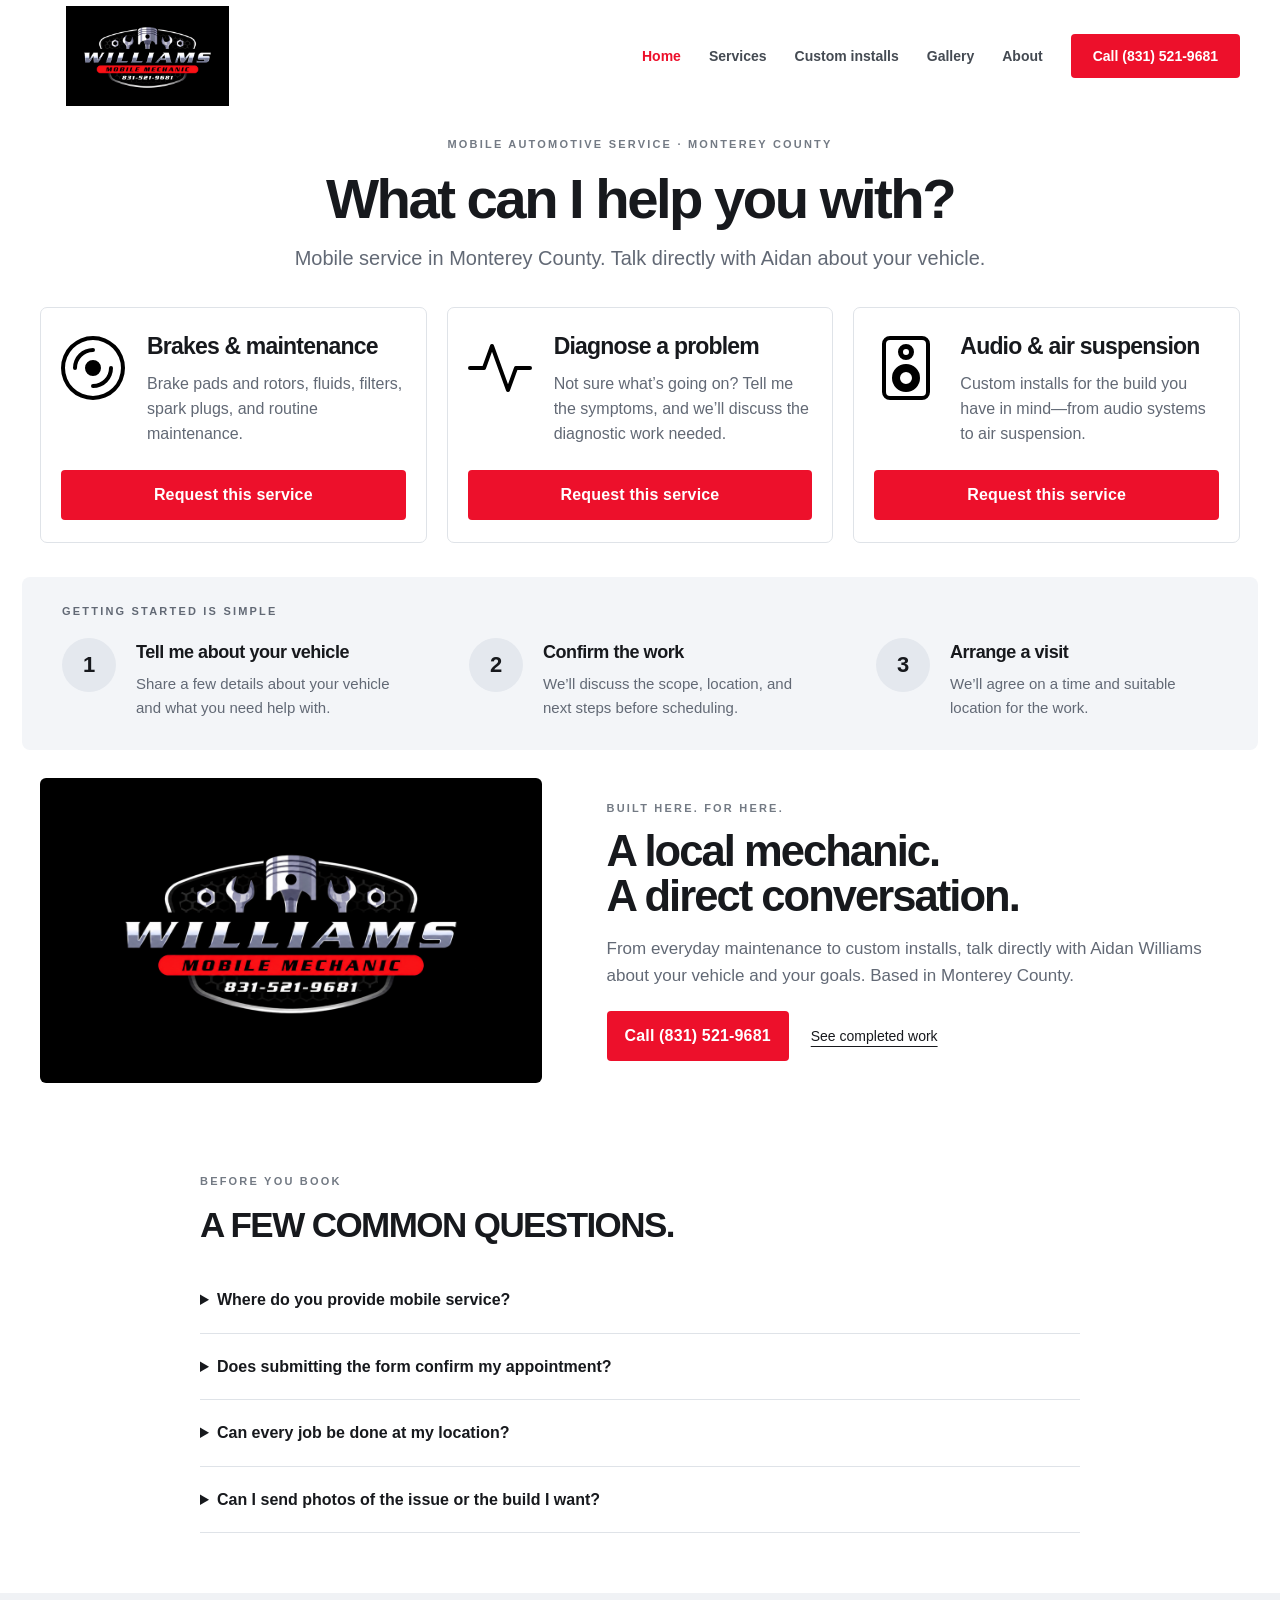
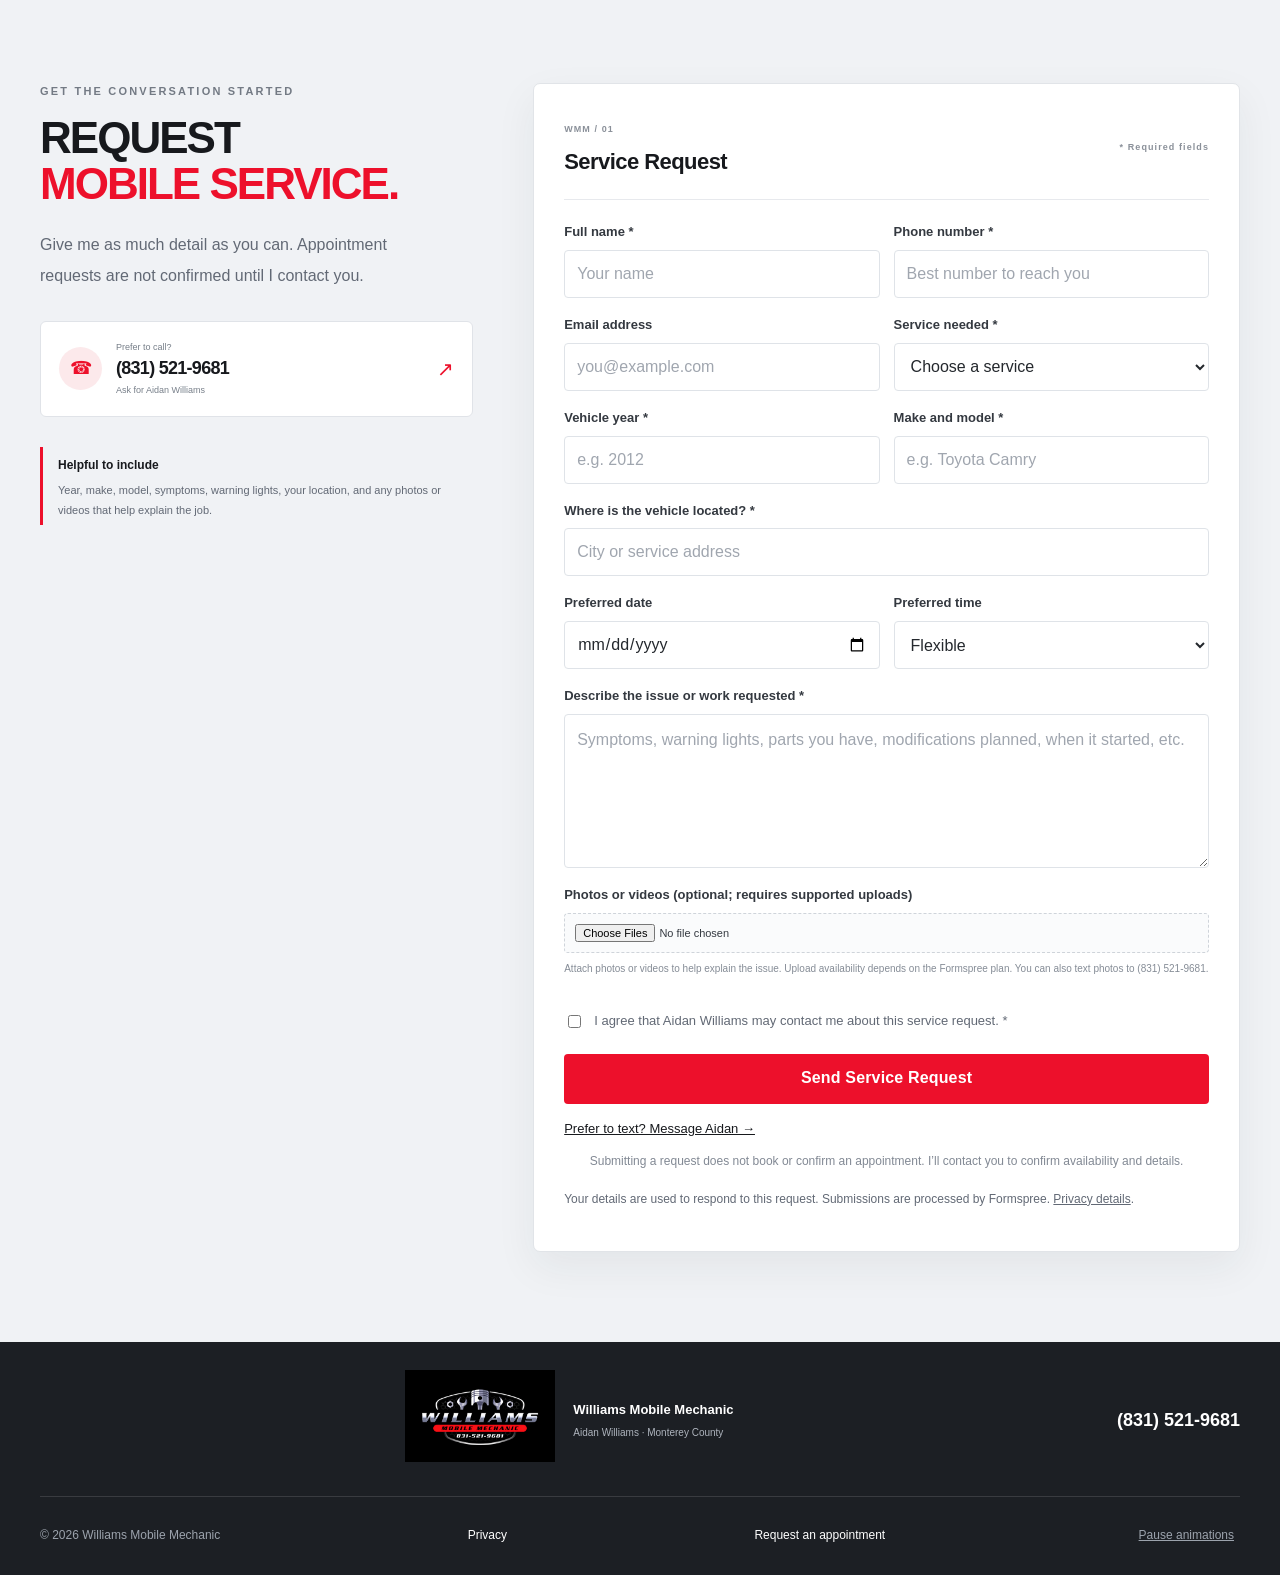
<file: index.html>
<!doctype html><html lang="en"><head><meta charset="utf-8"><meta name="viewport" content="width=device-width,initial-scale=1"><meta name="theme-color" content="#ed1c2e"><title>Mobile Mechanic in Monterey County | Williams Mobile Mechanic</title><meta name="description" content="Mobile brakes, maintenance, diagnostics, audio and air suspension installs in Monterey County. Request service with Aidan Williams."><meta property="og:title" content="Mobile Mechanic in Monterey County | Williams Mobile Mechanic"><meta property="og:description" content="Mobile brakes, maintenance, diagnostics, audio and air suspension installs in Monterey County. Request service with Aidan Williams."><meta property="og:type" content="website"><link rel="canonical" href="https://scaidan.github.io/Williams-Mobile-Mechanic-website/"><link rel="icon" href="assets/logo.png"><link rel="stylesheet" href="style.css"><link rel="stylesheet" href="home.css"><script src="motion.js" defer></script><script src="script.js" defer></script><script type="application/ld+json">{"@context": "https://schema.org", "@type": "AutoRepair", "name": "Williams Mobile Mechanic", "telephone": "+1-831-521-9681", "areaServed": "Monterey County, California", "founder": {"@type": "Person", "name": "Aidan Williams"}}</script></head><body class="homepage"><a class="skip-link" href="#main">Skip to content</a><header class="site-header"><div class="container nav-wrap"><a class="brand" href="index.html" aria-label="Williams Mobile Mechanic home"><img src="assets/logo.png" alt="Williams Mobile Mechanic" width="1000" height="612"></a><button type="button" class="menu-toggle" aria-label="Open navigation" aria-expanded="false" aria-controls="main-nav">Menu</button><nav class="nav-links" id="main-nav" aria-label="Main navigation"><a href="index.html" aria-current="page">Home</a><a href="services.html">Services</a><a href="custom-installs.html">Custom installs</a><a href="gallery.html">Gallery</a><a href="about.html">About</a><a class="nav-cta" href="tel:+18315219681">Call (831) 521-9681</a></nav></div></header><main id="main"><section class="service-hero container" aria-labelledby="service-title"><p class="eyebrow">Mobile automotive service · Monterey County</p><h1 id="service-title">What can I help you with?</h1><p class="service-intro">Mobile service in Monterey County. Talk directly with Aidan about your vehicle.</p><div class="service-choices">
<article class="service-choice"><div class="choice-copy"><img src="assets/icons/disc.svg" width="64" height="64" alt=""><div><h2>Brakes & maintenance</h2><p>Brake pads and rotors, fluids, filters, spark plugs, and routine maintenance.</p></div></div><a class="button button-red" href="index.html?service=Brake%20service#request" data-service="Brake service">Request this service<span class="visually-hidden">: Brakes and maintenance</span></a></article>
<article class="service-choice"><div class="choice-copy"><img src="assets/icons/activity.svg" width="64" height="64" alt=""><div><h2>Diagnose a problem</h2><p>Not sure what’s going on? Tell me the symptoms, and we’ll discuss the diagnostic work needed.</p></div></div><a class="button button-red" href="index.html?service=Diagnostics#request" data-service="Diagnostics">Request this service<span class="visually-hidden">: Diagnostics</span></a></article>
<article class="service-choice"><div class="choice-copy"><img src="assets/icons/speaker.svg" width="64" height="64" alt=""><div><h2>Audio & air suspension</h2><p>Custom installs for the build you have in mind—from audio systems to air suspension.</p></div></div><a class="button button-red" href="index.html?service=Suspension%20%2F%20aftermarket%20install#request" data-service="Suspension / aftermarket install">Request this service<span class="visually-hidden">: Custom installs</span></a></article>
</div></section>
<section class="getting-started" aria-labelledby="getting-started-title"><div class="container"><h2 class="eyebrow" id="getting-started-title">Getting started is simple</h2><ol class="simple-steps"><li><span class="step-dot">1</span><div><h3>Tell me about your vehicle</h3><p>Share a few details about your vehicle and what you need help with.</p></div></li><li><span class="step-dot">2</span><div><h3>Confirm the work</h3><p>We’ll discuss the scope, location, and next steps before scheduling.</p></div></li><li><span class="step-dot">3</span><div><h3>Arrange a visit</h3><p>We’ll agree on a time and suitable location for the work.</p></div></li></ol></div></section>
<section class="local-mechanic container"><img class="local-project local-logo" src="assets/logo.png" alt="Williams Mobile Mechanic — Aidan Williams" width="1000" height="612" loading="lazy"><div><p class="eyebrow">Built here. For here.</p><h2>A local mechanic.<br>A direct conversation.</h2><p>From everyday maintenance to custom installs, talk directly with Aidan Williams about your vehicle and your goals. Based in Monterey County.</p><a class="button button-red" href="tel:+18315219681">Call (831) 521-9681</a><a class="local-gallery" href="gallery.html">See completed work</a></div></section>
<section class="section faq"><div class="container"><p class="eyebrow">BEFORE YOU BOOK</p><h2>A FEW COMMON QUESTIONS.</h2><details><summary>Where do you provide mobile service?</summary><p>Monterey County and surrounding areas. Include your city or service address so I can confirm travel and whether the location is suitable for the work.</p></details><details><summary>Does submitting the form confirm my appointment?</summary><p>No. I’ll contact you to review the job, discuss the next steps, and confirm a time. For urgent help, call to check availability.</p></details><details><summary>Can every job be done at my location?</summary><p>The job and location need to be reviewed first. Custom builds and more involved work may need a different arrangement. Send the details so we can discuss what works.</p></details><details><summary>Can I send photos of the issue or the build I want?</summary><p>Yes—text photos to <a href="sms:+18315219681">(831) 521-9681</a>. Include your year, make, model, and a short description. The form also offers attachments when supported by the upload plan.</p></details></div></section><section class="request-section" id="request"><div class="container request-grid">
      <div class="request-intro"><p class="eyebrow">GET THE CONVERSATION STARTED</p><h2>REQUEST<br><em>MOBILE SERVICE.</em></h2><p>Give me as much detail as you can. Appointment requests are not confirmed until I contact you.</p>
        <a class="phone-panel" href="tel:8315219681"><span class="phone-icon">☎</span><span><small>Prefer to call?</small><strong>(831) 521-9681</strong><small>Ask for Aidan Williams</small></span><span class="phone-arrow">↗</span></a>
        <div class="request-tip"><strong>Helpful to include</strong><p>Year, make, model, symptoms, warning lights, your location, and any photos or videos that help explain the job.</p></div>
      </div>
      <form class="request-form" id="service-form" action="https://formspree.io/f/mwlvqanl" method="POST" enctype="multipart/form-data">
        <div class="form-heading"><div><span>WMM / 01</span><h3>Service Request</h3></div><span class="required-note">* Required fields</span></div>
        <div class="form-grid">
          <label>Full name *<input name="name" autocomplete="name" required placeholder="Your name"></label>
          <label>Phone number *<input name="phone" type="tel" autocomplete="tel" required placeholder="Best number to reach you"></label>
          <label>Email address<input name="email" type="email" autocomplete="email" placeholder="you@example.com"></label>
          <label>Service needed *<select name="service" required><option value="">Choose a service</option><option>Brake service</option><option>Maintenance / tune-up</option><option>Diagnostics</option><option>Roadside assistance</option><option>Audio / radio / subwoofer install</option><option>Suspension / aftermarket install</option><option>Other / not sure</option></select></label>
          <label>Vehicle year *<input name="year" inputmode="numeric" required placeholder="e.g. 2012"></label>
          <label>Make and model *<input name="vehicle" required placeholder="e.g. Toyota Camry"></label>
          <label class="full">Where is the vehicle located? *<input name="location" required placeholder="City or service address"></label>
          <label>Preferred date<input name="date" type="date" id="preferred-date"></label>
          <label>Preferred time<select name="time"><option value="">Flexible</option><option>Morning</option><option>Midday</option><option>Afternoon</option><option>Evening</option></select></label>
          <label class="full">Describe the issue or work requested *<textarea name="details" required rows="5" placeholder="Symptoms, warning lights, parts you have, modifications planned, when it started, etc."></textarea></label>
          <label class="full upload-label">Photos or videos (optional; requires supported uploads)<input name="attachments" id="attachments" type="file" accept="image/*,video/*" multiple><small id="file-help">Attach photos or videos to help explain the issue. Upload availability depends on the Formspree plan. You can also text photos to (831) 521-9681.</small></label>
          <div class="full file-list" id="file-list" aria-live="polite"></div>
          <label class="full checkbox-label"><input type="checkbox" name="contactConsent" required><span>I agree that Aidan Williams may contact me about this service request. *</span></label>
        </div>
        <input type="text" name="_gotcha" class="honeypot" tabindex="-1" autocomplete="off" aria-hidden="true" aria-label="Leave this field empty"><button class="button button-red submit-button" type="submit">Send Service Request <span>↗</span></button><a class="text-option" href="sms:+18315219681">Prefer to text? Message Aidan →</a>
        <p class="form-footnote">Submitting a request does not book or confirm an appointment. I’ll contact you to confirm availability and details.</p>
        <div class="form-message" id="form-message" role="status" aria-live="polite"></div>
      <p class="privacy-note">Your details are used to respond to this request. Submissions are processed by Formspree. <a href="privacy.html">Privacy details</a>.</p></form>
    </div></section></main><footer class="site-footer"><div class="container footer-top"><a href="index.html"><img src="assets/logo.png" alt="Williams Mobile Mechanic" width="1000" height="612"></a><div><strong>Williams Mobile Mechanic</strong><span>Aidan Williams · Monterey County</span></div><a href="tel:+18315219681">(831) 521-9681</a></div><div class="container footer-bottom"><span>© <span id="year-now">2026</span> Williams Mobile Mechanic</span><a href="privacy.html">Privacy</a><a href="index.html#request">Request an appointment</a><button id="motion-toggle" type="button" aria-pressed="false" hidden>Pause animations</button></div></footer><div class="mobile-contact"><a href="tel:+18315219681">Call Aidan</a><a href="sms:+18315219681">Text Aidan</a><a href="index.html#request">Request service</a></div></body></html>
</file>
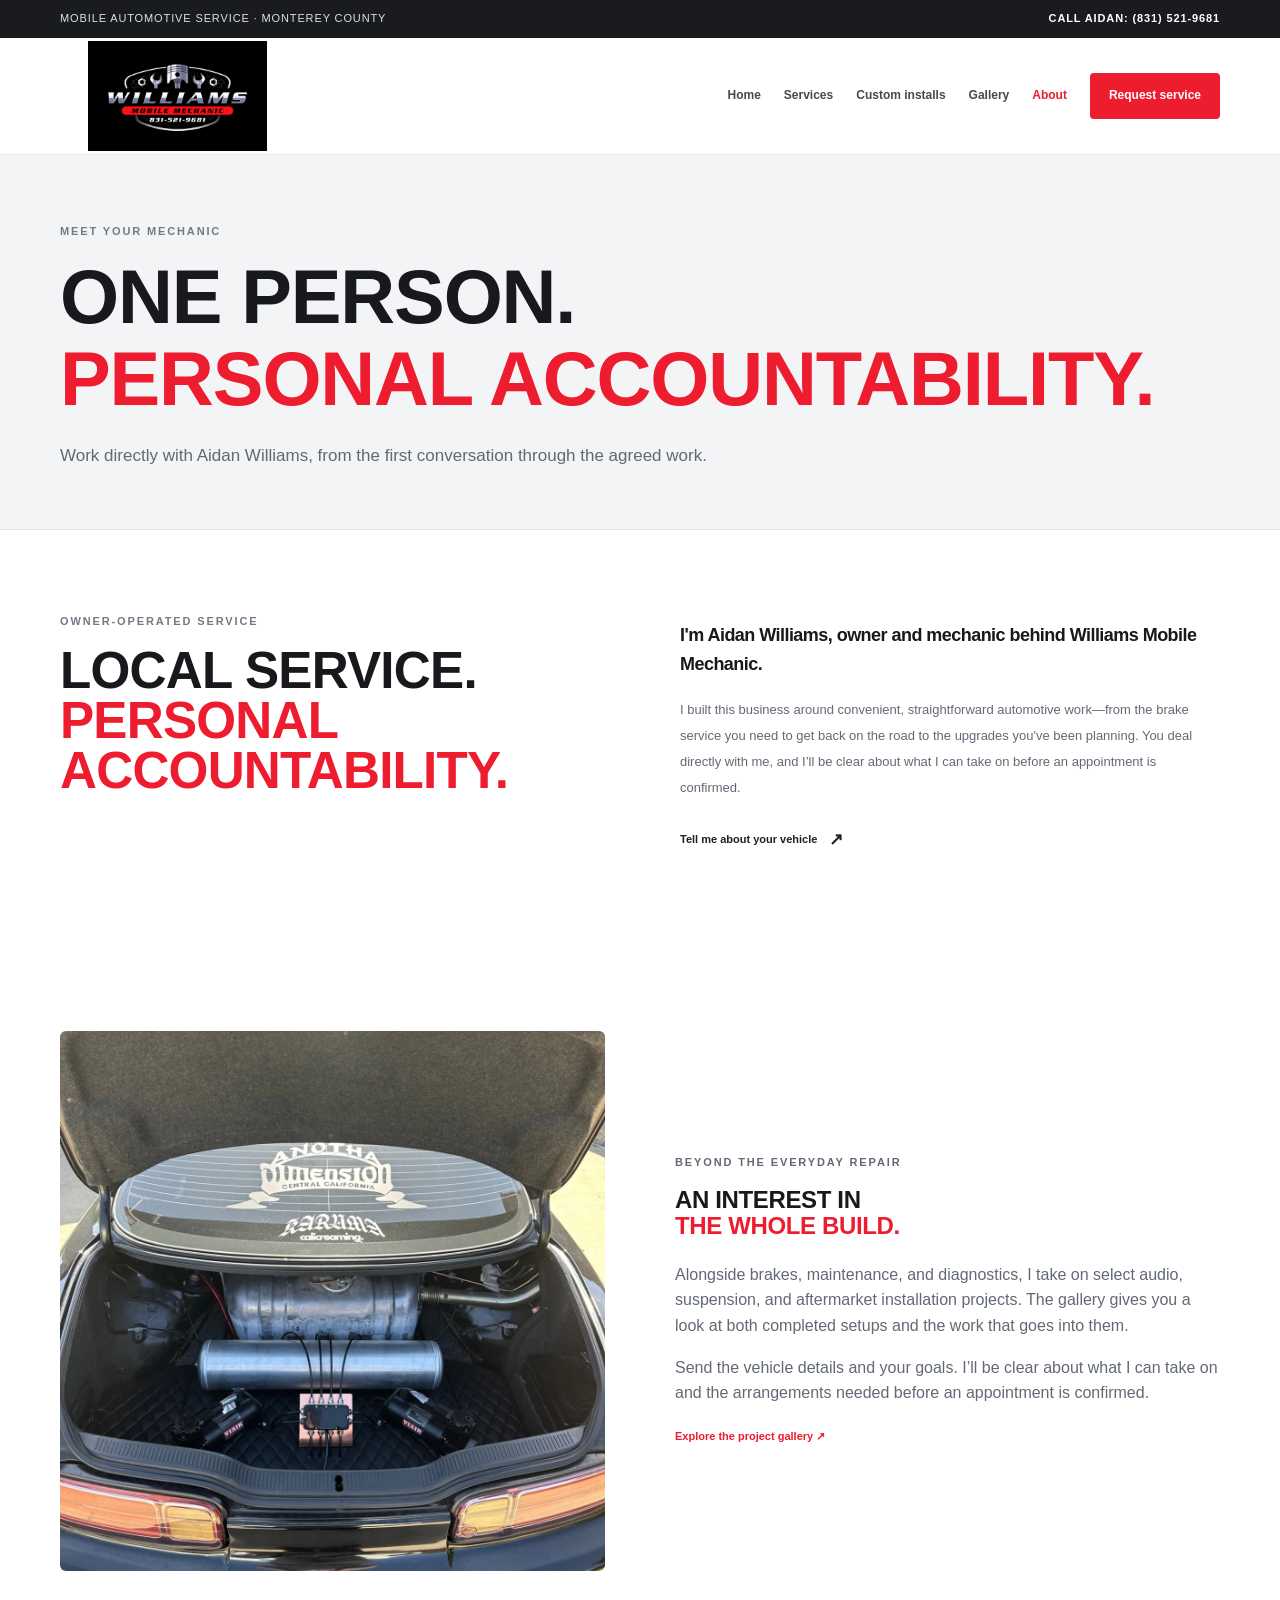
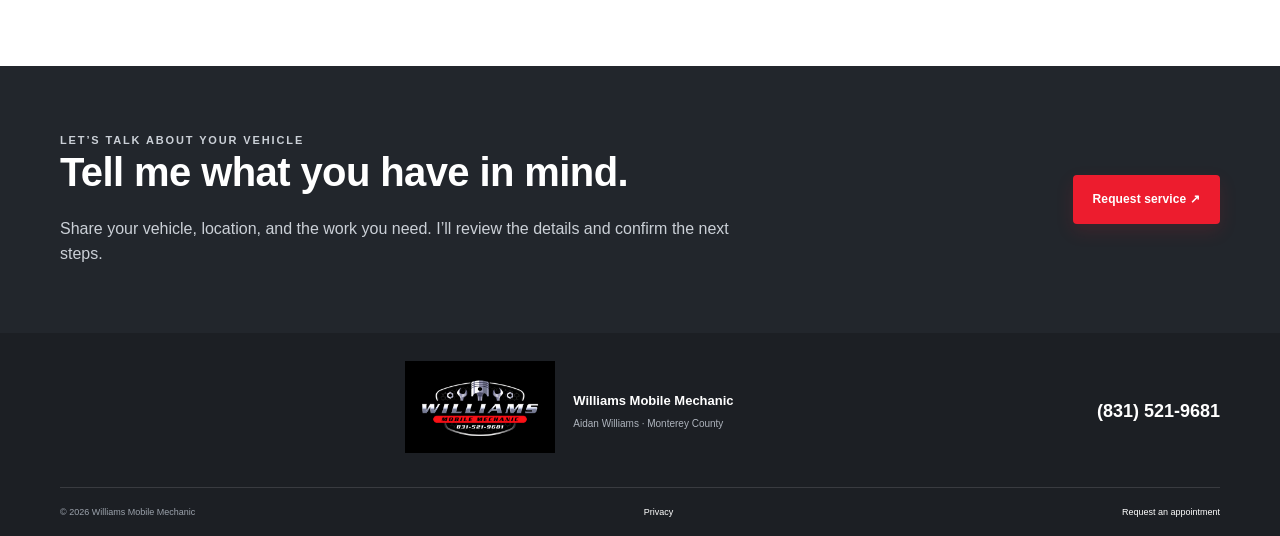
<file: about.html>
<!doctype html><html lang="en"><head><meta charset="utf-8"><meta name="viewport" content="width=device-width,initial-scale=1"><meta name="theme-color" content="#ed1c2e"><title>About Aidan Williams | Williams Mobile Mechanic</title><meta name="description" content="Meet Aidan Williams, owner of Williams Mobile Mechanic in Monterey County. Direct communication for repairs, maintenance and custom installs."><meta property="og:title" content="About Aidan Williams | Williams Mobile Mechanic"><meta property="og:description" content="Meet Aidan Williams, owner of Williams Mobile Mechanic in Monterey County. Direct communication for repairs, maintenance and custom installs."><meta property="og:type" content="website"><link rel="icon" href="assets/logo.png"><link rel="stylesheet" href="style.css"><script src="script.js" defer></script><script type="application/ld+json">{"@context": "https://schema.org", "@type": "AutoRepair", "name": "Williams Mobile Mechanic", "telephone": "+1-831-521-9681", "areaServed": "Monterey County, California", "founder": {"@type": "Person", "name": "Aidan Williams"}}</script></head><body><a class="skip-link" href="#main">Skip to content</a><div class="topline"><div class="container topline-inner"><span>Mobile automotive service · Monterey County</span><a href="tel:+18315219681">Call Aidan: (831) 521-9681</a></div></div><header class="site-header"><div class="container nav-wrap"><a class="brand" href="index.html" aria-label="Williams Mobile Mechanic home"><img src="assets/logo.png" alt="Williams Mobile Mechanic" width="1000" height="612"></a><button class="menu-toggle" aria-label="Open navigation" aria-expanded="false" aria-controls="main-nav">☰</button><nav class="nav-links" id="main-nav" aria-label="Main navigation"><a href="index.html">Home</a><a href="services.html">Services</a><a href="custom-installs.html">Custom installs</a><a href="gallery.html">Gallery</a><a href="about.html" aria-current="page">About</a><a class="nav-cta" href="index.html#request">Request service</a></nav></div></header><main id="main"><section class="page-intro"><div class="container"><p class="eyebrow">MEET YOUR MECHANIC</p><h1>ONE PERSON.<br><em>PERSONAL ACCOUNTABILITY.</em></h1><p>Work directly with Aidan Williams, from the first conversation through the agreed work.</p></div></section><section class="about-section" id="about"><div class="container about-grid"><div><p class="eyebrow">OWNER-OPERATED SERVICE</p><h2>LOCAL SERVICE.<br><em>PERSONAL ACCOUNTABILITY.</em></h2></div><div><p class="about-lede">I'm Aidan Williams, owner and mechanic behind Williams Mobile Mechanic.</p><p>I built this business around convenient, straightforward automotive work—from the brake service you need to get back on the road to the upgrades you've been planning. You deal directly with me, and I’ll be clear about what I can take on before an appointment is confirmed.</p><a class="text-link dark-link" href="index.html#request">Tell me about your vehicle <span>↗</span></a></div></div></section><section class="section"><div class="container story-grid"><div><img src="assets/project-05.webp" alt="Alternate view of a custom air suspension trunk project" width="1200" height="1600" class="" loading="lazy"></div><div><p class="eyebrow">BEYOND THE EVERYDAY REPAIR</p><h2>AN INTEREST IN<br><em>THE WHOLE BUILD.</em></h2><p>Alongside brakes, maintenance, and diagnostics, I take on select audio, suspension, and aftermarket installation projects. The gallery gives you a look at both completed setups and the work that goes into them.</p><p>Send the vehicle details and your goals. I’ll be clear about what I can take on and the arrangements needed before an appointment is confirmed.</p><a class="text-link" href="gallery.html">Explore the project gallery ↗</a></div></div></section><section class="cta-band"><div class="container"><div><p class="eyebrow">LET’S TALK ABOUT YOUR VEHICLE</p><h2>Tell me what you have in mind.</h2><p>Share your vehicle, location, and the work you need. I’ll review the details and confirm the next steps.</p></div><a class="button button-red" href="index.html#request">Request service ↗</a></div></section></main><footer class="site-footer"><div class="container footer-top"><a href="index.html"><img src="assets/logo.png" alt="Williams Mobile Mechanic" width="1000" height="612"></a><div><strong>Williams Mobile Mechanic</strong><span>Aidan Williams · Monterey County</span></div><a href="tel:+18315219681">(831) 521-9681</a></div><div class="container footer-bottom"><span>© <span id="year-now">2026</span> Williams Mobile Mechanic</span><a href="privacy.html">Privacy</a><a href="index.html#request">Request an appointment</a></div></footer><div class="mobile-contact"><a href="tel:+18315219681">Call Aidan</a><a href="sms:+18315219681">Text Aidan</a><a href="index.html#request">Request service</a></div></body></html>
</file>
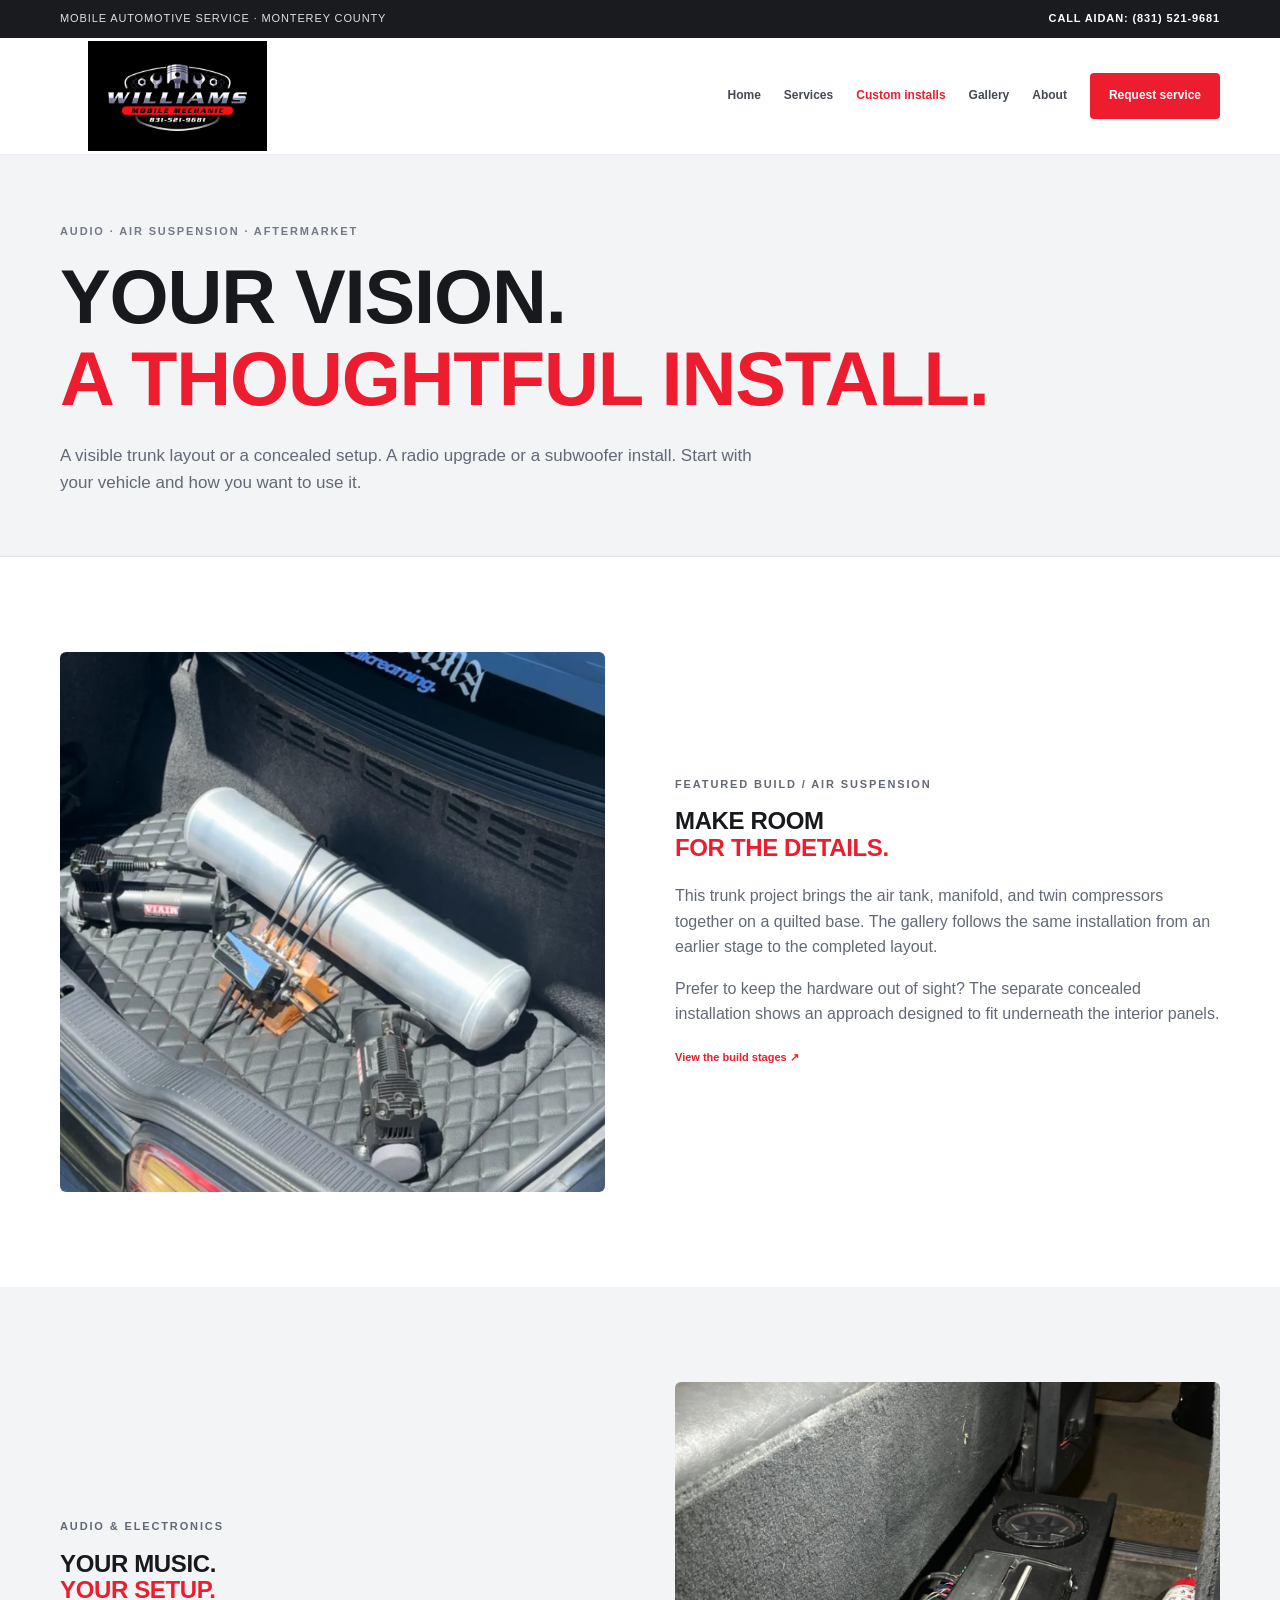
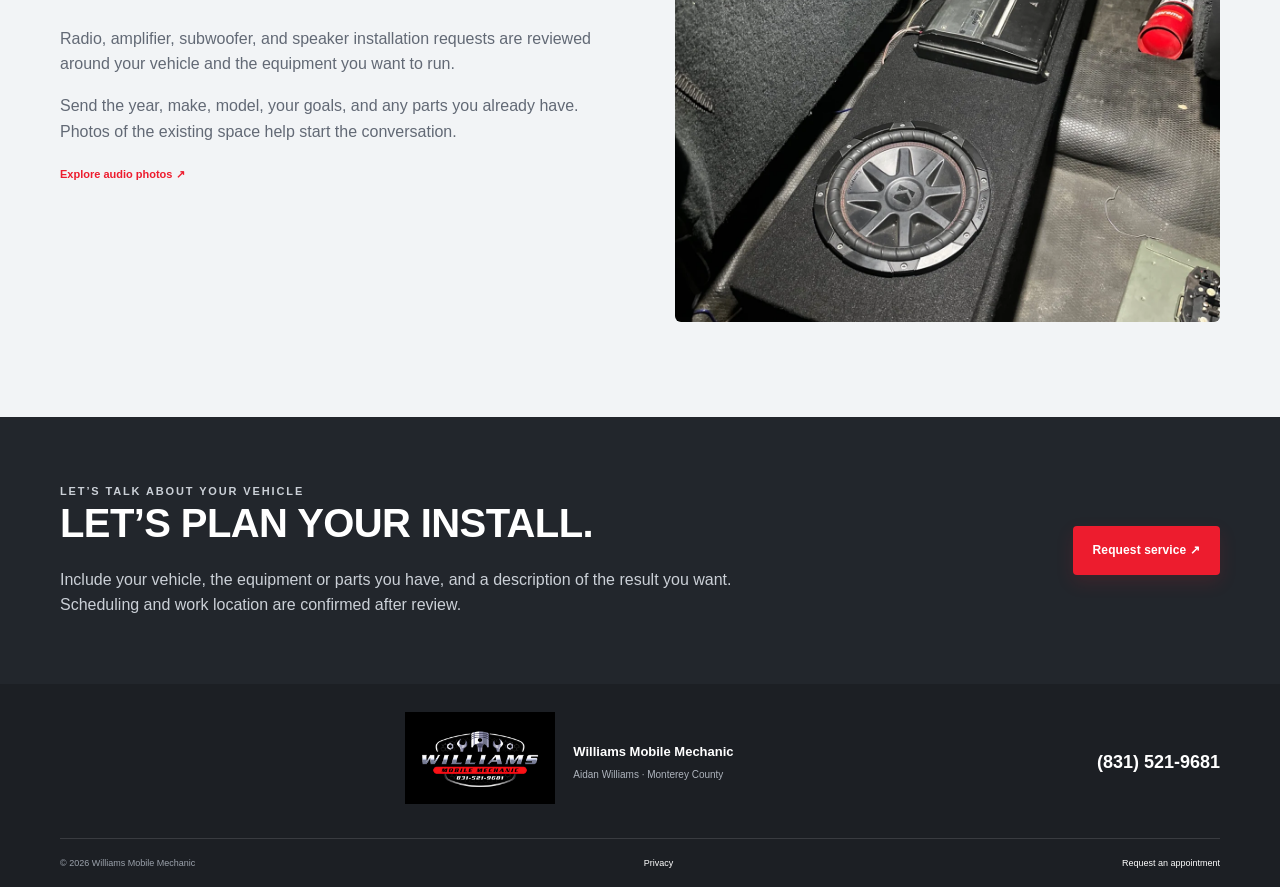
<file: custom-installs.html>
<!doctype html><html lang="en"><head><meta charset="utf-8"><meta name="viewport" content="width=device-width,initial-scale=1"><meta name="theme-color" content="#ed1c2e"><title>Audio & Air Suspension Installs | Williams Mobile Mechanic</title><meta name="description" content="Explore real audio and air suspension projects, including display-style trunk setups, concealed hardware and radio wiring."><meta property="og:title" content="Audio &amp; Air Suspension Installs | Williams Mobile Mechanic"><meta property="og:description" content="Explore real audio and air suspension projects, including display-style trunk setups, concealed hardware and radio wiring."><meta property="og:type" content="website"><link rel="icon" href="assets/logo.png"><link rel="stylesheet" href="style.css"><script src="script.js" defer></script><script type="application/ld+json">{"@context": "https://schema.org", "@type": "AutoRepair", "name": "Williams Mobile Mechanic", "telephone": "+1-831-521-9681", "areaServed": "Monterey County, California", "founder": {"@type": "Person", "name": "Aidan Williams"}}</script></head><body><a class="skip-link" href="#main">Skip to content</a><div class="topline"><div class="container topline-inner"><span>Mobile automotive service · Monterey County</span><a href="tel:+18315219681">Call Aidan: (831) 521-9681</a></div></div><header class="site-header"><div class="container nav-wrap"><a class="brand" href="index.html" aria-label="Williams Mobile Mechanic home"><img src="assets/logo.png" alt="Williams Mobile Mechanic" width="1000" height="612"></a><button class="menu-toggle" aria-label="Open navigation" aria-expanded="false" aria-controls="main-nav">☰</button><nav class="nav-links" id="main-nav" aria-label="Main navigation"><a href="index.html">Home</a><a href="services.html">Services</a><a href="custom-installs.html" aria-current="page">Custom installs</a><a href="gallery.html">Gallery</a><a href="about.html">About</a><a class="nav-cta" href="index.html#request">Request service</a></nav></div></header><main id="main"><section class="page-intro"><div class="container"><p class="eyebrow">AUDIO · AIR SUSPENSION · AFTERMARKET</p><h1>YOUR VISION.<br><em>A THOUGHTFUL INSTALL.</em></h1><p>A visible trunk layout or a concealed setup. A radio upgrade or a subwoofer install. Start with your vehicle and how you want to use it.</p></div></section><section class="section"><div class="container story-grid"><div><img src="assets/project-02.webp" alt="Completed air suspension trunk setup" width="899" height="1600" class="" loading="lazy"></div><div><p class="eyebrow">FEATURED BUILD / AIR SUSPENSION</p><h2>MAKE ROOM<br><em>FOR THE DETAILS.</em></h2><p>This trunk project brings the air tank, manifold, and twin compressors together on a quilted base. The gallery follows the same installation from an earlier stage to the completed layout.</p><p>Prefer to keep the hardware out of sight? The separate concealed installation shows an approach designed to fit underneath the interior panels.</p><a class="text-link" href="gallery.html#air">View the build stages ↗</a></div></div></section><section class="section project-preview"><div class="container story-grid"><div><p class="eyebrow">AUDIO & ELECTRONICS</p><h2>YOUR MUSIC.<br><em>YOUR SETUP.</em></h2><p>Radio, amplifier, subwoofer, and speaker installation requests are reviewed around your vehicle and the equipment you want to run.</p><p>Send the year, make, model, your goals, and any parts you already have. Photos of the existing space help start the conversation.</p><a class="text-link" href="gallery.html#audio">Explore audio photos ↗</a></div><div><img src="assets/project-03.webp" alt="Audio enclosure installed behind the seat" width="1200" height="1600" class="" loading="lazy"></div></div></section><section class="cta-band"><div class="container"><div><p class="eyebrow">LET’S TALK ABOUT YOUR VEHICLE</p><h2>LET’S PLAN YOUR INSTALL.</h2><p>Include your vehicle, the equipment or parts you have, and a description of the result you want. Scheduling and work location are confirmed after review.</p></div><a class="button button-red" href="index.html#request">Request service ↗</a></div></section></main><footer class="site-footer"><div class="container footer-top"><a href="index.html"><img src="assets/logo.png" alt="Williams Mobile Mechanic" width="1000" height="612"></a><div><strong>Williams Mobile Mechanic</strong><span>Aidan Williams · Monterey County</span></div><a href="tel:+18315219681">(831) 521-9681</a></div><div class="container footer-bottom"><span>© <span id="year-now">2026</span> Williams Mobile Mechanic</span><a href="privacy.html">Privacy</a><a href="index.html#request">Request an appointment</a></div></footer><div class="mobile-contact"><a href="tel:+18315219681">Call Aidan</a><a href="sms:+18315219681">Text Aidan</a><a href="index.html#request">Request service</a></div></body></html>
</file>
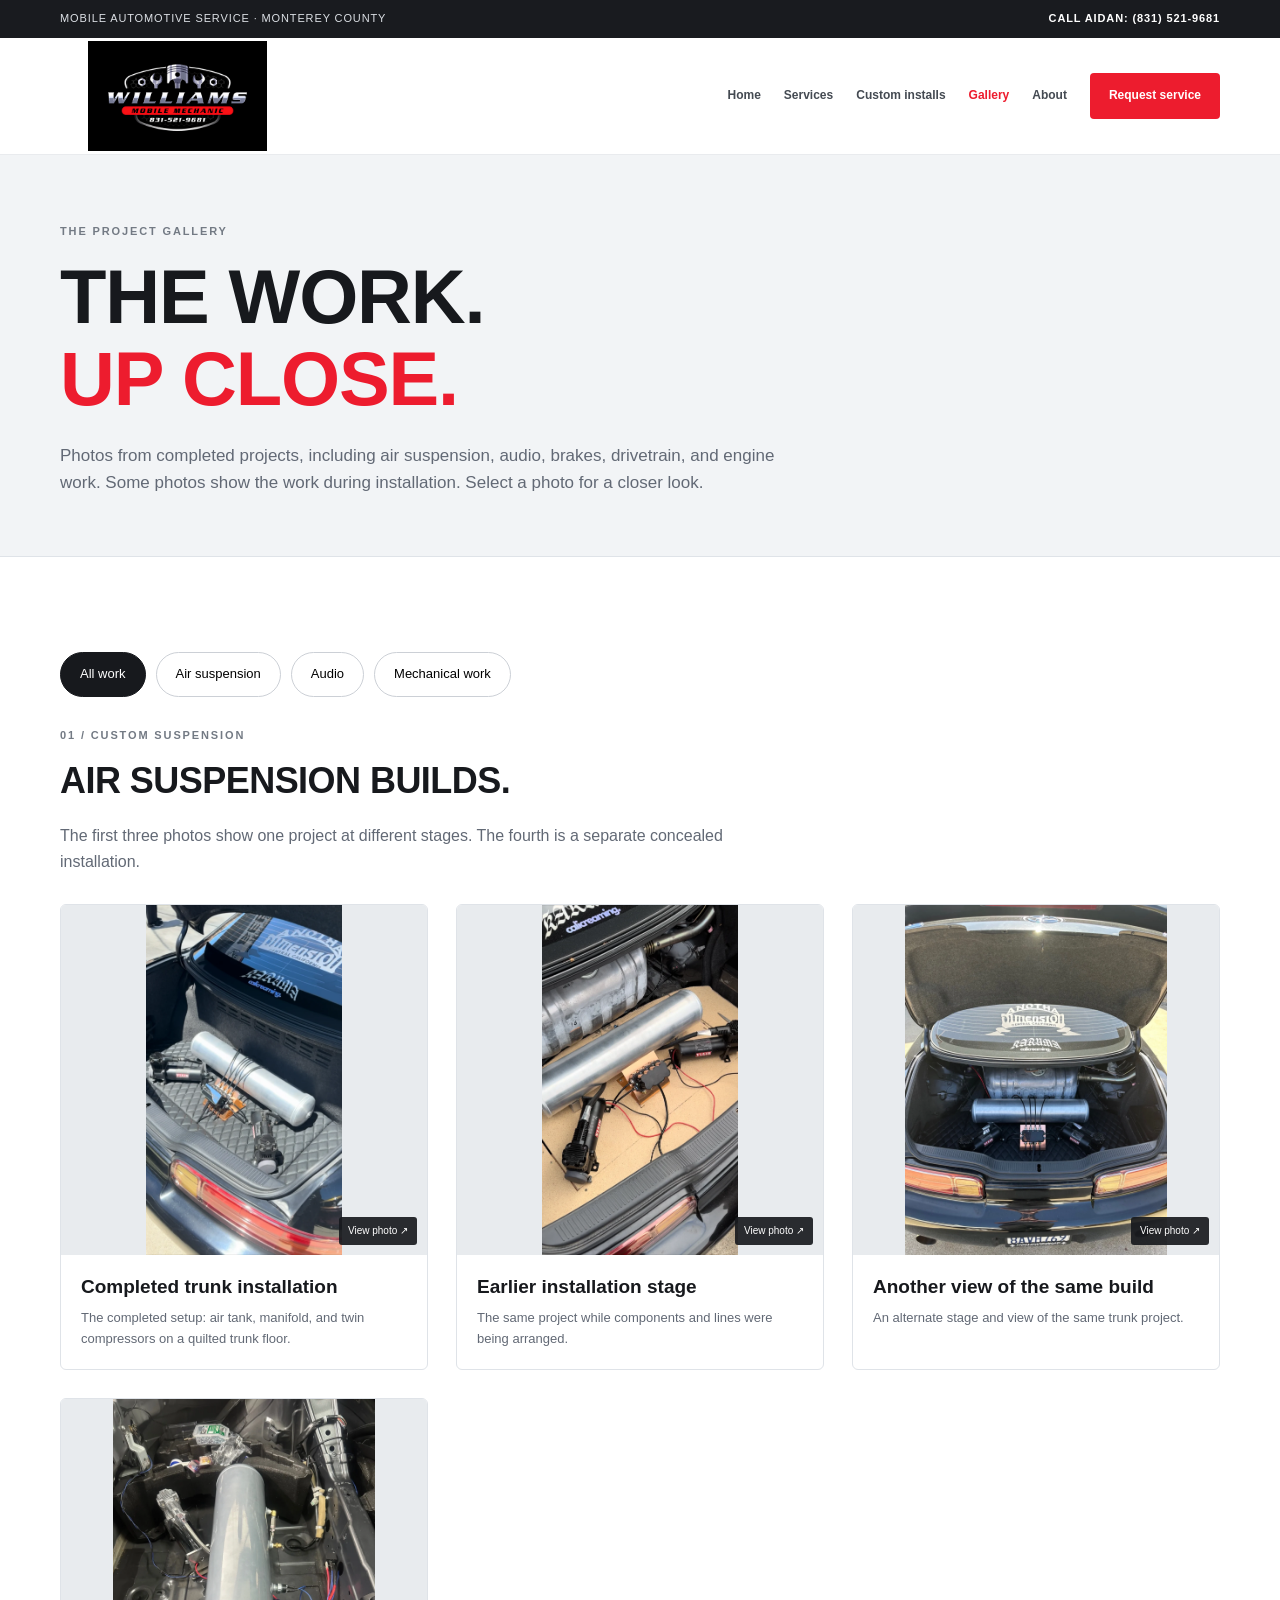
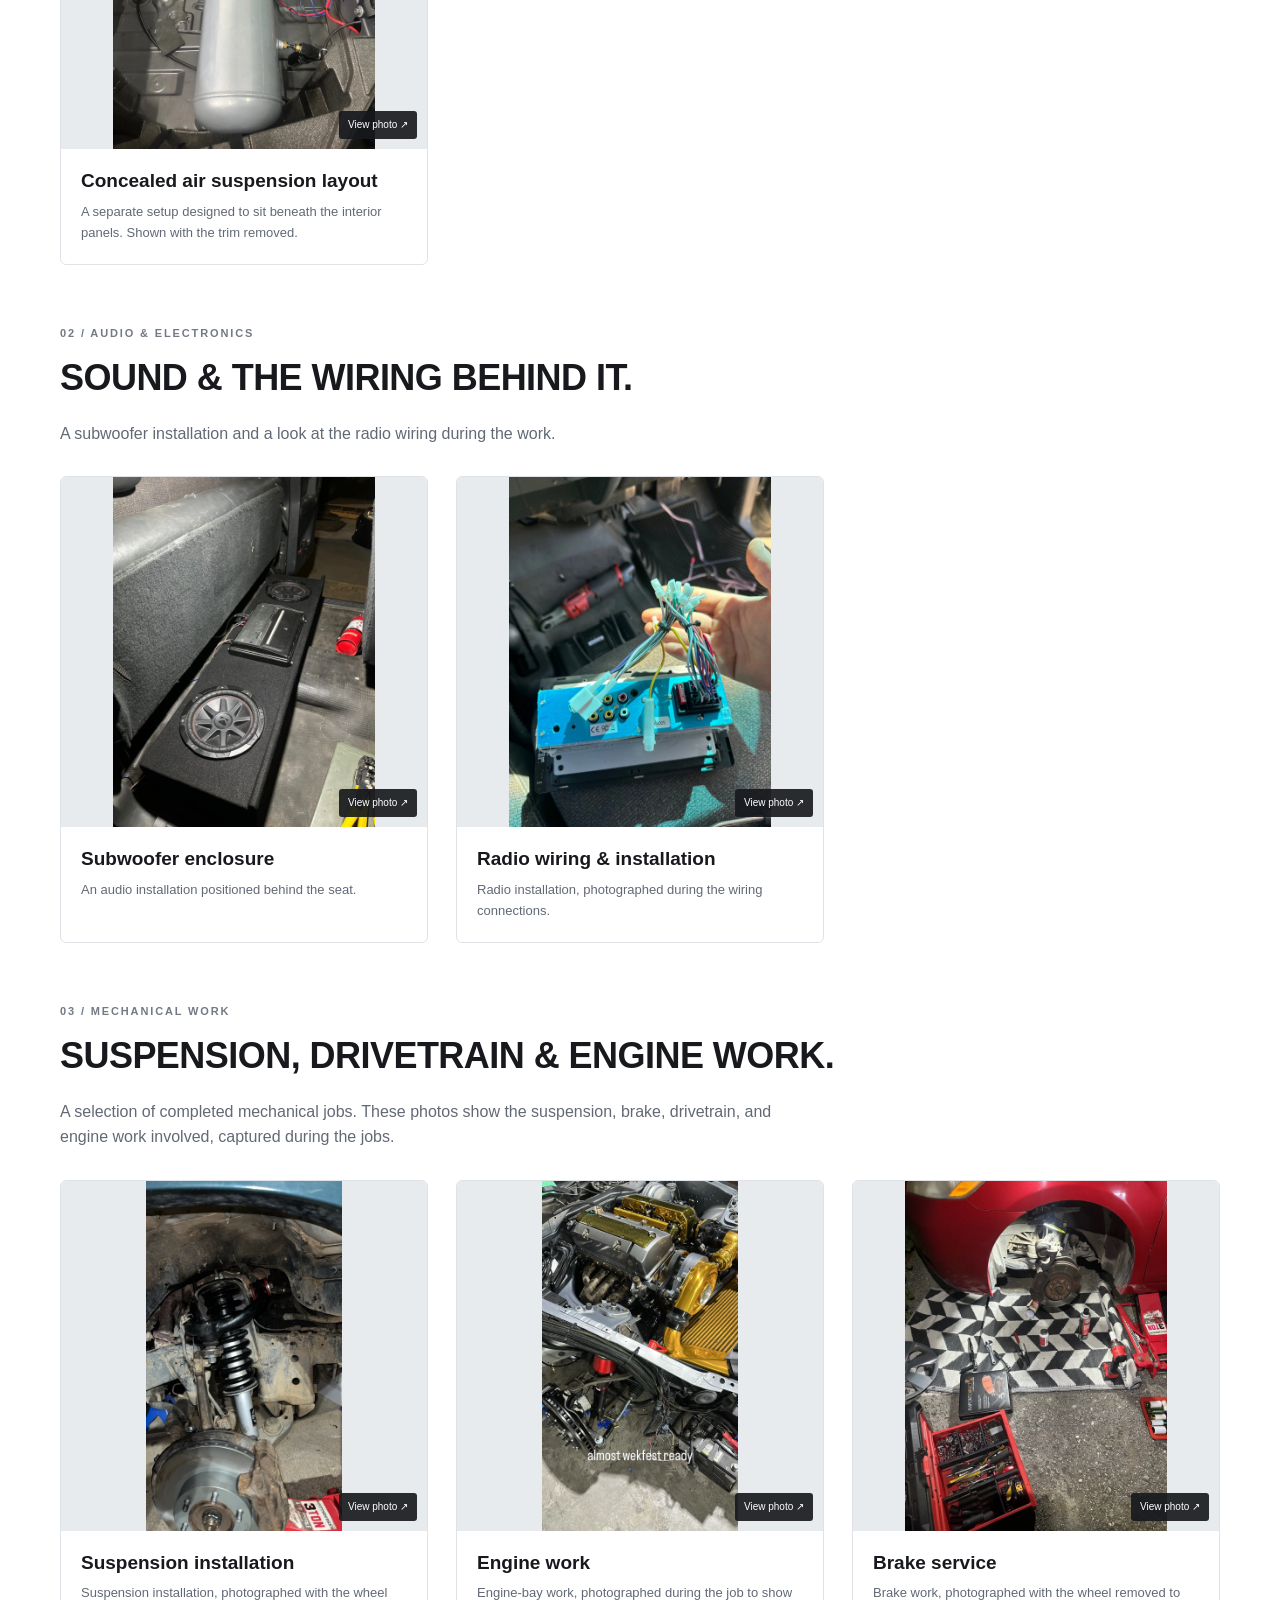
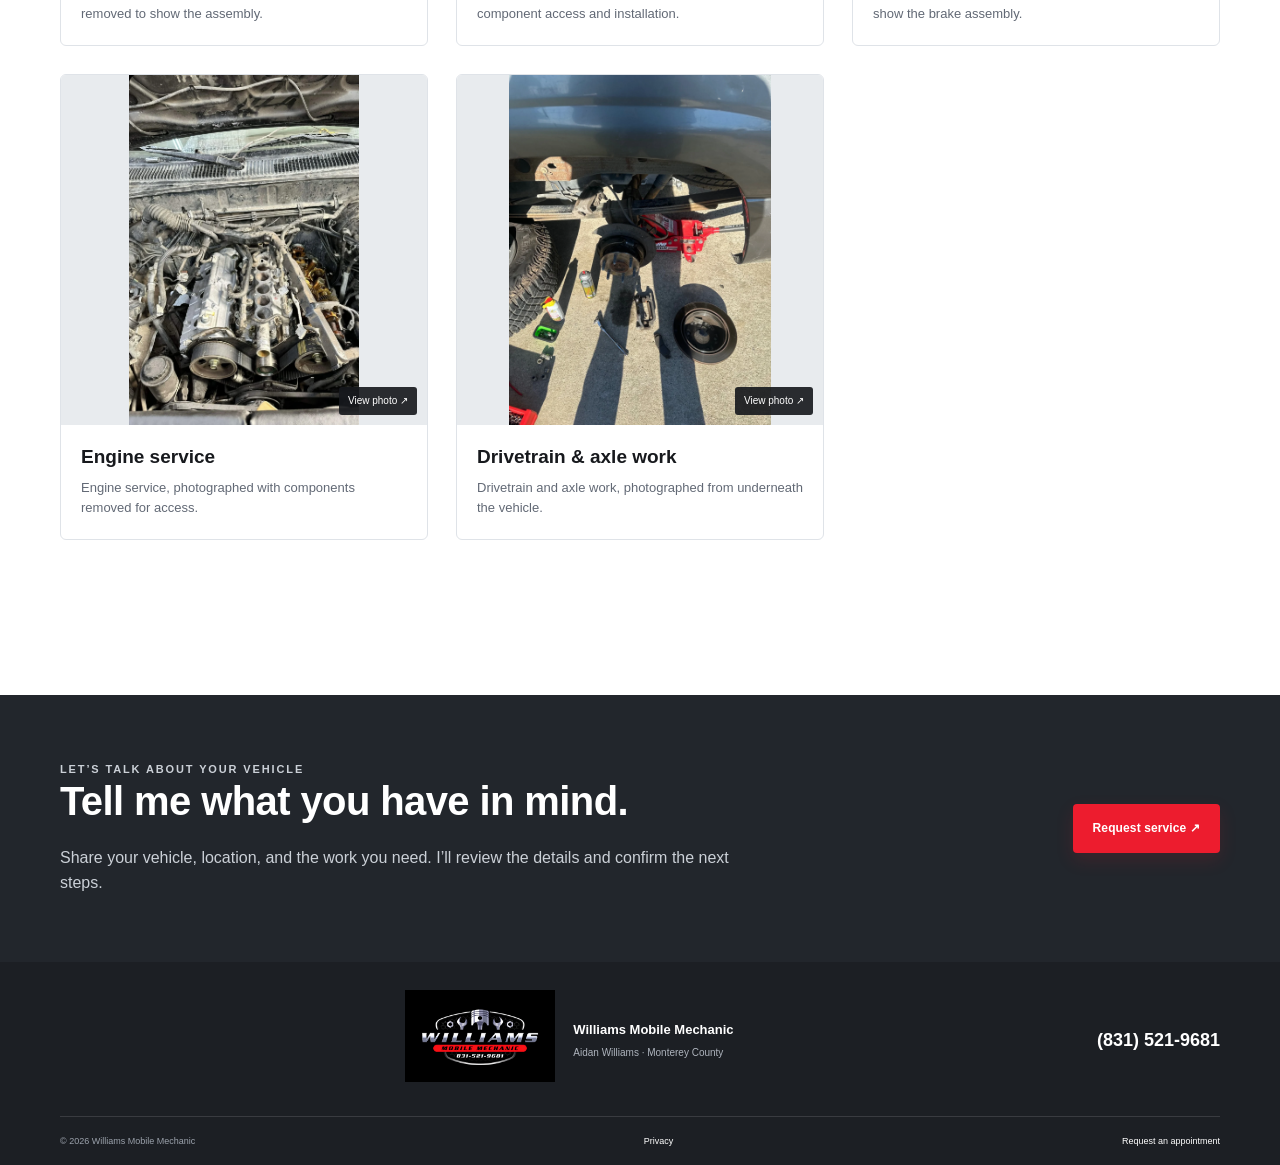
<file: gallery.html>
<!doctype html><html lang="en"><head><meta charset="utf-8"><meta name="viewport" content="width=device-width,initial-scale=1"><meta name="theme-color" content="#ed1c2e"><title>Project Gallery | Williams Mobile Mechanic</title><meta name="description" content="View real air suspension, audio, wiring, brake and suspension project photos by Williams Mobile Mechanic."><meta property="og:title" content="Project Gallery | Williams Mobile Mechanic"><meta property="og:description" content="View real air suspension, audio, wiring, brake and suspension project photos by Williams Mobile Mechanic."><meta property="og:type" content="website"><link rel="icon" href="assets/logo.png"><link rel="stylesheet" href="style.css"><script src="script.js" defer></script><script type="application/ld+json">{"@context": "https://schema.org", "@type": "AutoRepair", "name": "Williams Mobile Mechanic", "telephone": "+1-831-521-9681", "areaServed": "Monterey County, California", "founder": {"@type": "Person", "name": "Aidan Williams"}}</script></head><body><a class="skip-link" href="#main">Skip to content</a><div class="topline"><div class="container topline-inner"><span>Mobile automotive service · Monterey County</span><a href="tel:+18315219681">Call Aidan: (831) 521-9681</a></div></div><header class="site-header"><div class="container nav-wrap"><a class="brand" href="index.html" aria-label="Williams Mobile Mechanic home"><img src="assets/logo.png" alt="Williams Mobile Mechanic" width="1000" height="612"></a><button class="menu-toggle" aria-label="Open navigation" aria-expanded="false" aria-controls="main-nav">☰</button><nav class="nav-links" id="main-nav" aria-label="Main navigation"><a href="index.html">Home</a><a href="services.html">Services</a><a href="custom-installs.html">Custom installs</a><a href="gallery.html" aria-current="page">Gallery</a><a href="about.html">About</a><a class="nav-cta" href="index.html#request">Request service</a></nav></div></header><main id="main"><section class="page-intro"><div class="container"><p class="eyebrow">THE PROJECT GALLERY</p><h1>THE WORK.<br><em>UP CLOSE.</em></h1><p>Photos from completed projects, including air suspension, audio, brakes, drivetrain, and engine work. Some photos show the work during installation. Select a photo for a closer look.</p></div></section><section class="section gallery-section"><div class="container"><div class="gallery-filters" hidden aria-label="Filter projects"><button type="button" data-filter="all" aria-pressed="true">All work</button><button type="button" data-filter="air" aria-pressed="false">Air suspension</button><button type="button" data-filter="audio" aria-pressed="false">Audio</button><button type="button" data-filter="workshop" aria-pressed="false">Mechanical work</button></div><p class="filter-status" aria-live="polite"></p><section class="gallery-group" id="air" data-group="air"><div class="gallery-heading"><p class="eyebrow">01 / CUSTOM SUSPENSION</p><h2>AIR SUSPENSION BUILDS.</h2><p>The first three photos show one project at different stages. The fourth is a separate concealed installation.</p></div><div class="gallery-grid"><figure class="gallery-card" data-category="air"><a class="photo-link" href="assets/project-02.webp" data-caption="Completed trunk installation — The completed setup: air tank, manifold, and twin compressors on a quilted trunk floor." aria-label="Enlarge: Completed trunk installation"><img src="assets/project-02.webp" alt="Completed trunk installation" width="899" height="1600" class="" loading="lazy"><span class="enlarge">View photo ↗</span></a><figcaption><h3>Completed trunk installation</h3><p>The completed setup: air tank, manifold, and twin compressors on a quilted trunk floor.</p></figcaption></figure><figure class="gallery-card" data-category="air"><a class="photo-link" href="assets/project-01.webp" data-caption="Earlier installation stage — The same project while components and lines were being arranged." aria-label="Enlarge: Earlier installation stage"><img src="assets/project-01.webp" alt="Earlier installation stage" width="899" height="1600" class="" loading="lazy"><span class="enlarge">View photo ↗</span></a><figcaption><h3>Earlier installation stage</h3><p>The same project while components and lines were being arranged.</p></figcaption></figure><figure class="gallery-card" data-category="air"><a class="photo-link" href="assets/project-05.webp" data-caption="Another view of the same build — An alternate stage and view of the same trunk project." aria-label="Enlarge: Another view of the same build"><img src="assets/project-05.webp" alt="Another view of the same build" width="1200" height="1600" class="" loading="lazy"><span class="enlarge">View photo ↗</span></a><figcaption><h3>Another view of the same build</h3><p>An alternate stage and view of the same trunk project.</p></figcaption></figure><figure class="gallery-card" data-category="air"><a class="photo-link" href="assets/project-06.webp" data-caption="Concealed air suspension layout — A separate setup designed to sit beneath the interior panels. Shown with the trim removed." aria-label="Enlarge: Concealed air suspension layout"><img src="assets/project-06.webp" alt="Concealed air suspension layout" width="1200" height="1600" class="" loading="lazy"><span class="enlarge">View photo ↗</span></a><figcaption><h3>Concealed air suspension layout</h3><p>A separate setup designed to sit beneath the interior panels. Shown with the trim removed.</p></figcaption></figure></div></section><section class="gallery-group" id="audio" data-group="audio"><div class="gallery-heading"><p class="eyebrow">02 / AUDIO & ELECTRONICS</p><h2>SOUND & THE WIRING BEHIND IT.</h2><p>A subwoofer installation and a look at the radio wiring during the work.</p></div><div class="gallery-grid"><figure class="gallery-card" data-category="audio"><a class="photo-link" href="assets/project-03.webp" data-caption="Subwoofer enclosure — An audio installation positioned behind the seat." aria-label="Enlarge: Subwoofer enclosure"><img src="assets/project-03.webp" alt="Subwoofer enclosure" width="1200" height="1600" class="" loading="lazy"><span class="enlarge">View photo ↗</span></a><figcaption><h3>Subwoofer enclosure</h3><p>An audio installation positioned behind the seat.</p></figcaption></figure><figure class="gallery-card" data-category="audio"><a class="photo-link" href="assets/project-04.webp" data-caption="Radio wiring & installation — Radio installation, photographed during the wiring connections." aria-label="Enlarge: Radio wiring & installation"><img src="assets/project-04.webp" alt="Radio wiring & installation" width="1200" height="1600" class="" loading="lazy"><span class="enlarge">View photo ↗</span></a><figcaption><h3>Radio wiring & installation</h3><p>Radio installation, photographed during the wiring connections.</p></figcaption></figure></div></section><section class="gallery-group" id="workshop" data-group="workshop"><div class="gallery-heading"><p class="eyebrow">03 / MECHANICAL WORK</p><h2>SUSPENSION, DRIVETRAIN & ENGINE WORK.</h2><p>A selection of completed mechanical jobs. These photos show the suspension, brake, drivetrain, and engine work involved, captured during the jobs.</p></div><div class="gallery-grid"><figure class="gallery-card" data-category="workshop"><a class="photo-link" href="assets/project-07.webp" data-caption="Suspension installation — Suspension installation, photographed with the wheel removed to show the assembly." aria-label="Enlarge: Suspension installation"><img src="assets/project-07.webp" alt="Suspension installation" width="900" height="1600" class="" loading="lazy"><span class="enlarge">View photo ↗</span></a><figcaption><h3>Suspension installation</h3><p>Suspension installation, photographed with the wheel removed to show the assembly.</p></figcaption></figure><figure class="gallery-card" data-category="workshop"><a class="photo-link" href="assets/project-08.webp" data-caption="Engine work — Engine-bay work, photographed during the job to show component access and installation." aria-label="Enlarge: Engine work"><img src="assets/project-08.webp" alt="Engine work" width="900" height="1600" class="" loading="lazy"><span class="enlarge">View photo ↗</span></a><figcaption><h3>Engine work</h3><p>Engine-bay work, photographed during the job to show component access and installation.</p></figcaption></figure><figure class="gallery-card" data-category="workshop"><a class="photo-link" href="assets/project-09.webp" data-caption="Brake service — Brake work, photographed with the wheel removed to show the brake assembly." aria-label="Enlarge: Brake service"><img src="assets/project-09.webp" alt="Brake service" width="1200" height="1600" class="" loading="lazy"><span class="enlarge">View photo ↗</span></a><figcaption><h3>Brake service</h3><p>Brake work, photographed with the wheel removed to show the brake assembly.</p></figcaption></figure><figure class="gallery-card" data-category="workshop"><a class="photo-link" href="assets/project-10.webp" data-caption="Engine service — Engine service, photographed with components removed for access." aria-label="Enlarge: Engine service"><img src="assets/project-10.webp" alt="Engine service" width="993" height="1513" class="" loading="lazy"><span class="enlarge">View photo ↗</span></a><figcaption><h3>Engine service</h3><p>Engine service, photographed with components removed for access.</p></figcaption></figure><figure class="gallery-card" data-category="workshop"><a class="photo-link" href="assets/project-11.webp" data-caption="Drivetrain & axle work — Drivetrain and axle work, photographed from underneath the vehicle." aria-label="Enlarge: Drivetrain & axle work"><img src="assets/project-11.webp" alt="Drivetrain & axle work" width="1200" height="1600" class="" loading="lazy"><span class="enlarge">View photo ↗</span></a><figcaption><h3>Drivetrain & axle work</h3><p>Drivetrain and axle work, photographed from underneath the vehicle.</p></figcaption></figure></div></section></div></section><section class="cta-band"><div class="container"><div><p class="eyebrow">LET’S TALK ABOUT YOUR VEHICLE</p><h2>Tell me what you have in mind.</h2><p>Share your vehicle, location, and the work you need. I’ll review the details and confirm the next steps.</p></div><a class="button button-red" href="index.html#request">Request service ↗</a></div></section><dialog class="lightbox" aria-label="Project photo viewer"><button class="lightbox-close" type="button" aria-label="Close photo">Close ×</button><div class="lightbox-inner"><button class="photo-prev" type="button" aria-label="Previous photo">←</button><figure><img alt="Selected project photo"><figcaption></figcaption></figure><button class="photo-next" type="button" aria-label="Next photo">→</button></div></dialog></main><footer class="site-footer"><div class="container footer-top"><a href="index.html"><img src="assets/logo.png" alt="Williams Mobile Mechanic" width="1000" height="612"></a><div><strong>Williams Mobile Mechanic</strong><span>Aidan Williams · Monterey County</span></div><a href="tel:+18315219681">(831) 521-9681</a></div><div class="container footer-bottom"><span>© <span id="year-now">2026</span> Williams Mobile Mechanic</span><a href="privacy.html">Privacy</a><a href="index.html#request">Request an appointment</a></div></footer><div class="mobile-contact"><a href="tel:+18315219681">Call Aidan</a><a href="sms:+18315219681">Text Aidan</a><a href="index.html#request">Request service</a></div></body></html>
</file>
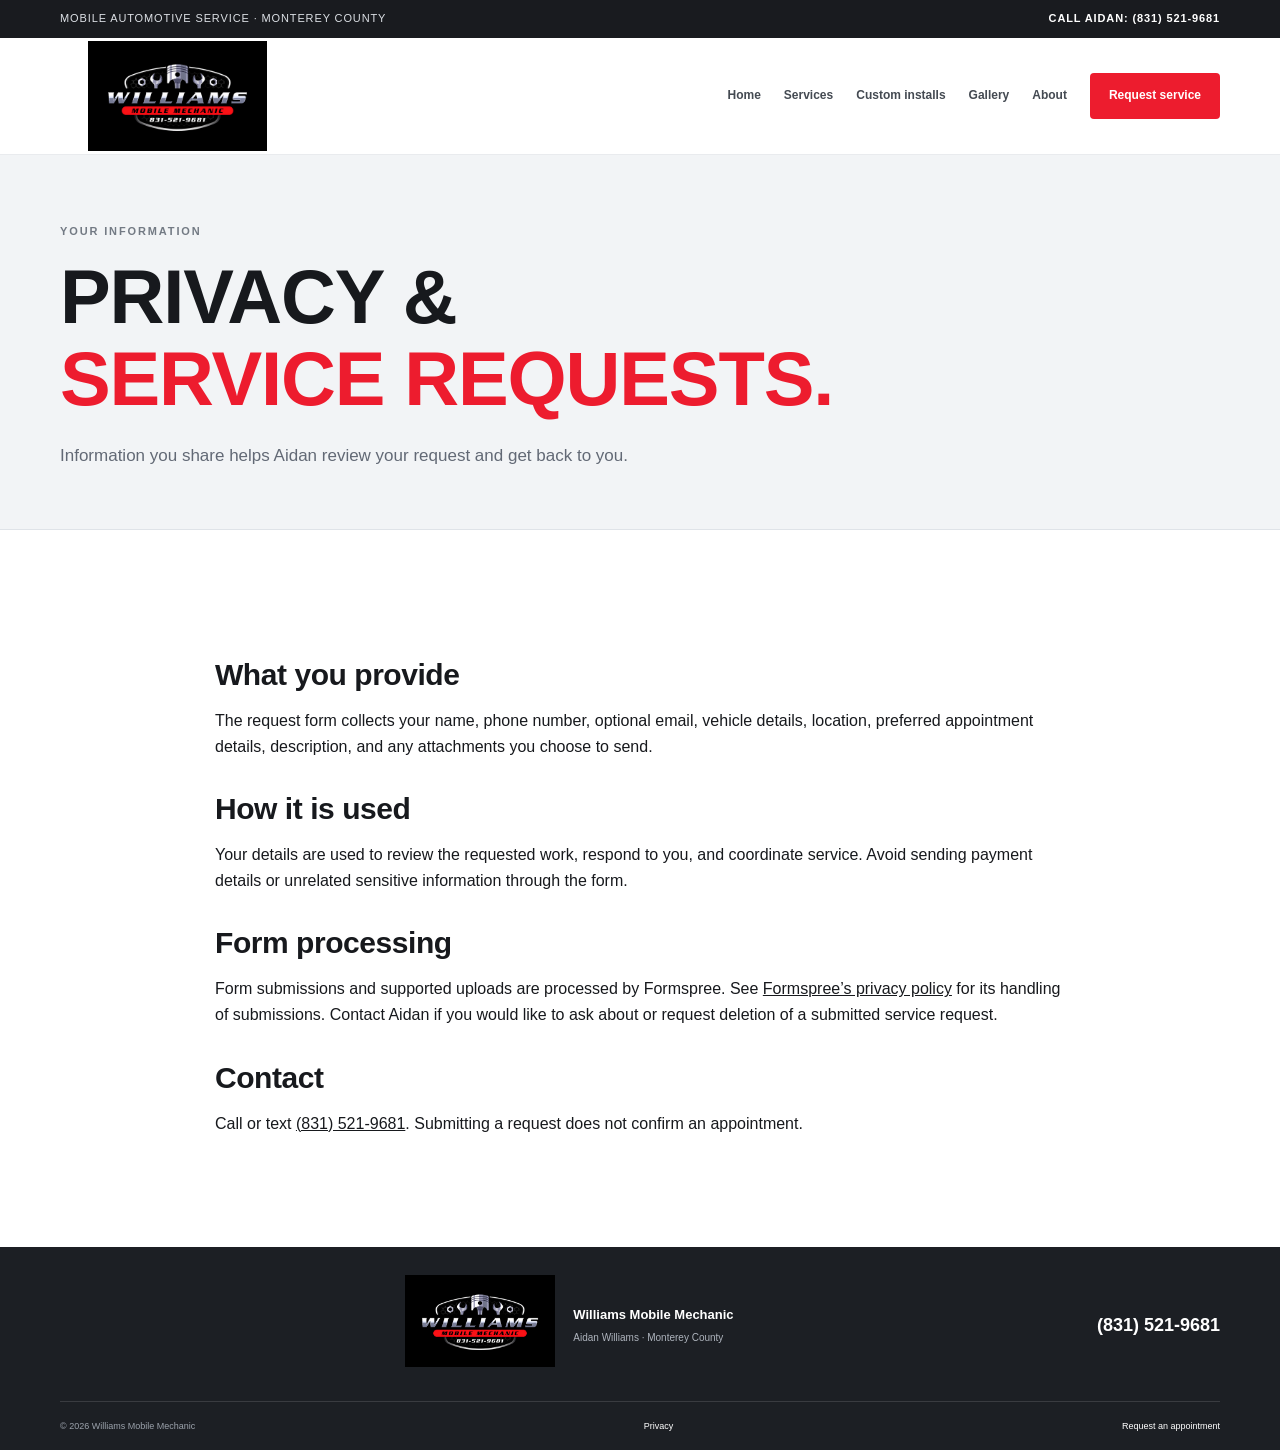
<file: privacy.html>
<!doctype html><html lang="en"><head><meta charset="utf-8"><meta name="viewport" content="width=device-width,initial-scale=1"><meta name="theme-color" content="#ed1c2e"><title>Privacy | Williams Mobile Mechanic</title><meta name="description" content="How service request details are used by Williams Mobile Mechanic."><meta property="og:title" content="Privacy | Williams Mobile Mechanic"><meta property="og:description" content="How service request details are used by Williams Mobile Mechanic."><meta property="og:type" content="website"><link rel="icon" href="assets/logo.png"><link rel="stylesheet" href="style.css"><script src="script.js" defer></script><script type="application/ld+json">{"@context": "https://schema.org", "@type": "AutoRepair", "name": "Williams Mobile Mechanic", "telephone": "+1-831-521-9681", "areaServed": "Monterey County, California", "founder": {"@type": "Person", "name": "Aidan Williams"}}</script></head><body><a class="skip-link" href="#main">Skip to content</a><div class="topline"><div class="container topline-inner"><span>Mobile automotive service · Monterey County</span><a href="tel:+18315219681">Call Aidan: (831) 521-9681</a></div></div><header class="site-header"><div class="container nav-wrap"><a class="brand" href="index.html" aria-label="Williams Mobile Mechanic home"><img src="assets/logo.png" alt="Williams Mobile Mechanic" width="1000" height="612"></a><button class="menu-toggle" aria-label="Open navigation" aria-expanded="false" aria-controls="main-nav">☰</button><nav class="nav-links" id="main-nav" aria-label="Main navigation"><a href="index.html">Home</a><a href="services.html">Services</a><a href="custom-installs.html">Custom installs</a><a href="gallery.html">Gallery</a><a href="about.html">About</a><a class="nav-cta" href="index.html#request">Request service</a></nav></div></header><main id="main"><section class="page-intro"><div class="container"><p class="eyebrow">YOUR INFORMATION</p><h1>PRIVACY &<br><em>SERVICE REQUESTS.</em></h1><p>Information you share helps Aidan review your request and get back to you.</p></div></section><section class="section"><div class="container privacy-copy"><h2>What you provide</h2><p>The request form collects your name, phone number, optional email, vehicle details, location, preferred appointment details, description, and any attachments you choose to send.</p><h2>How it is used</h2><p>Your details are used to review the requested work, respond to you, and coordinate service. Avoid sending payment details or unrelated sensitive information through the form.</p><h2>Form processing</h2><p>Form submissions and supported uploads are processed by Formspree. See <a href="https://formspree.io/legal/privacy-policy/" rel="noopener">Formspree’s privacy policy</a> for its handling of submissions. Contact Aidan if you would like to ask about or request deletion of a submitted service request.</p><h2>Contact</h2><p>Call or text <a href="tel:+18315219681">(831) 521-9681</a>. Submitting a request does not confirm an appointment.</p></div></section></main><footer class="site-footer"><div class="container footer-top"><a href="index.html"><img src="assets/logo.png" alt="Williams Mobile Mechanic" width="1000" height="612"></a><div><strong>Williams Mobile Mechanic</strong><span>Aidan Williams · Monterey County</span></div><a href="tel:+18315219681">(831) 521-9681</a></div><div class="container footer-bottom"><span>© <span id="year-now">2026</span> Williams Mobile Mechanic</span><a href="privacy.html">Privacy</a><a href="index.html#request">Request an appointment</a></div></footer><div class="mobile-contact"><a href="tel:+18315219681">Call Aidan</a><a href="sms:+18315219681">Text Aidan</a><a href="index.html#request">Request service</a></div></body></html>
</file>
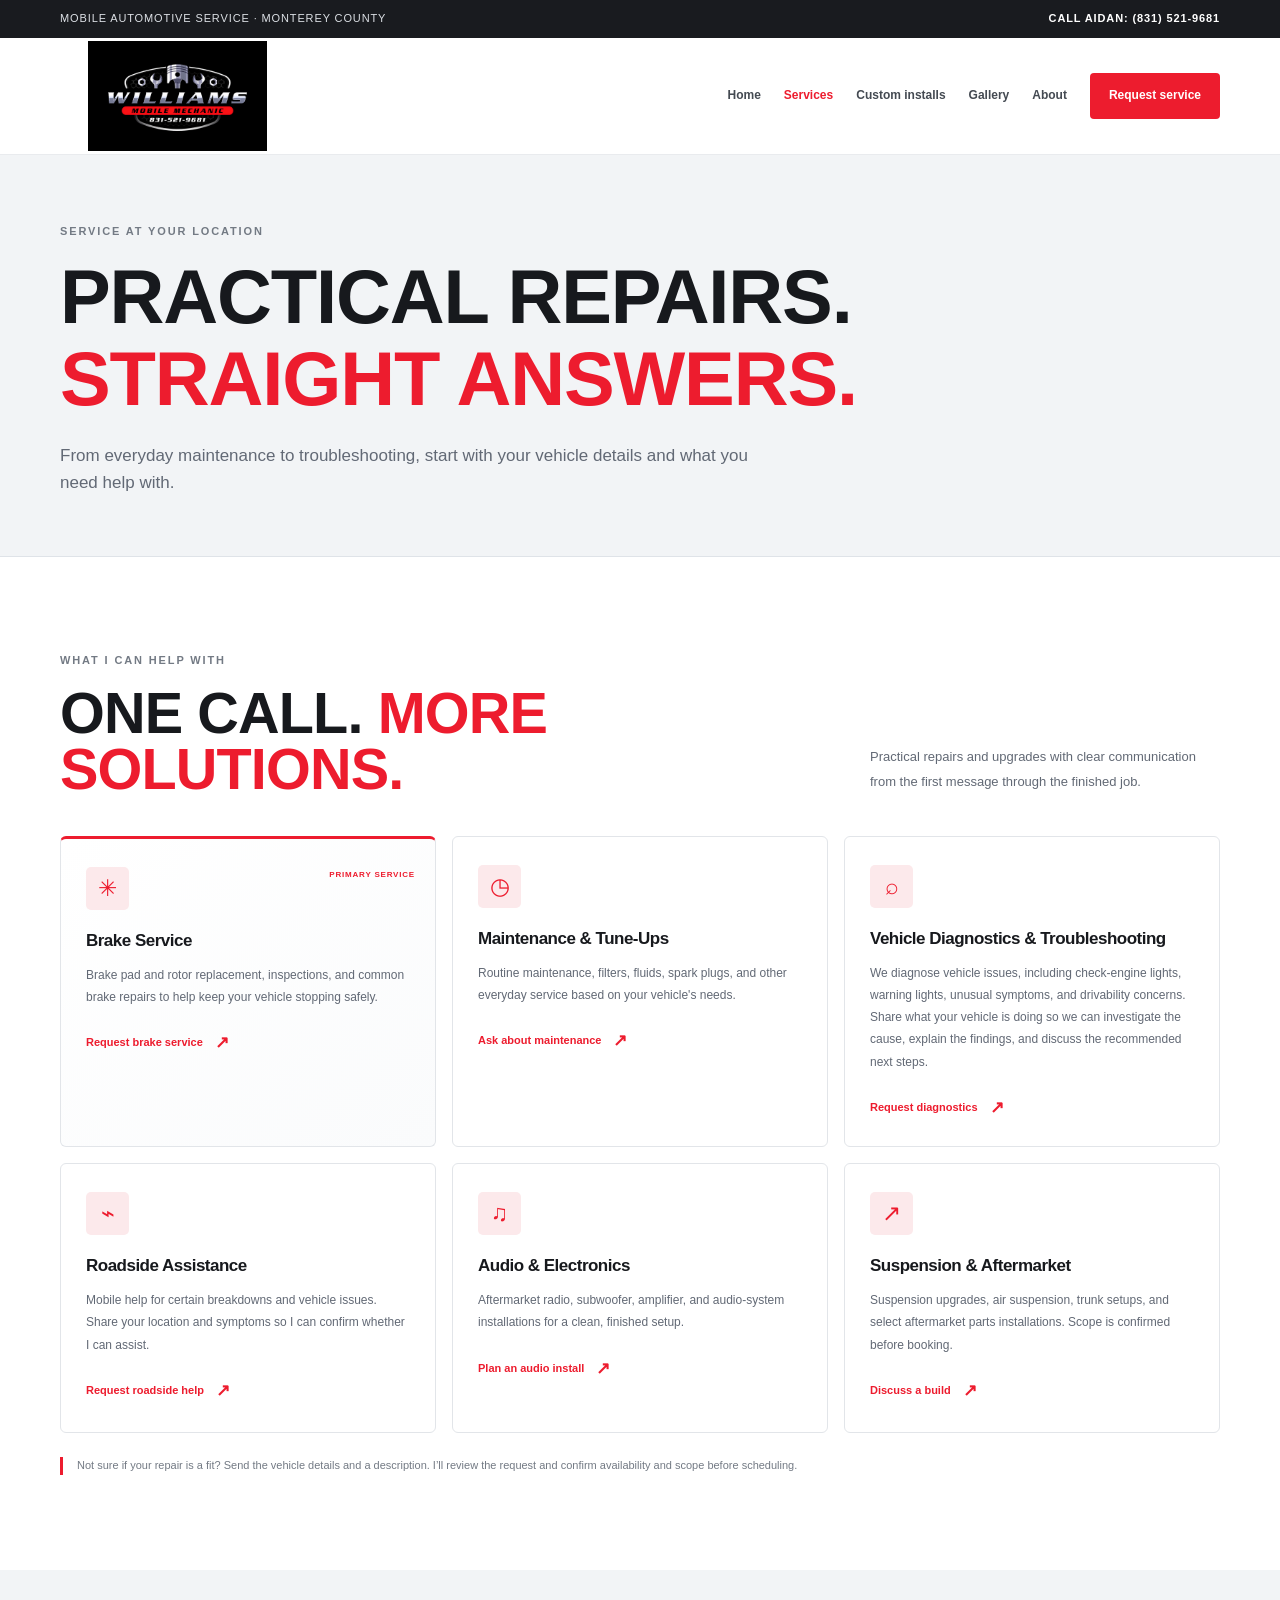
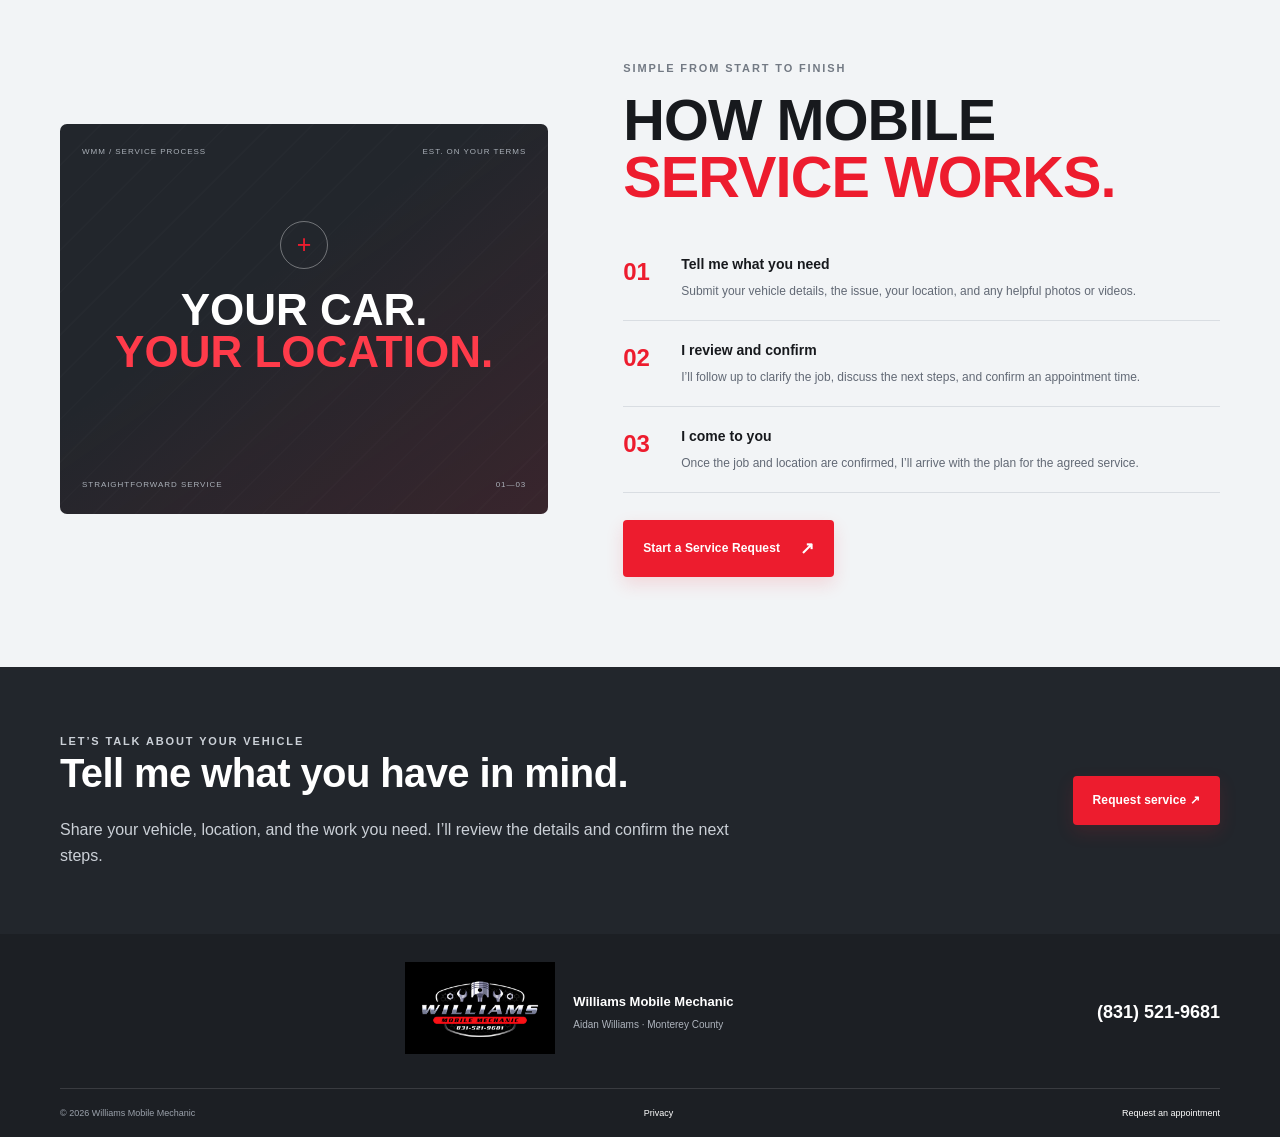
<file: services.html>
<!doctype html><html lang="en"><head><meta charset="utf-8"><meta name="viewport" content="width=device-width,initial-scale=1"><meta name="theme-color" content="#ed1c2e"><title>Mobile Automotive Services | Williams Mobile Mechanic</title><meta name="description" content="Explore mobile brake service, maintenance, diagnostics, roadside assistance and aftermarket installs with Aidan Williams."><meta property="og:title" content="Mobile Automotive Services | Williams Mobile Mechanic"><meta property="og:description" content="Explore mobile brake service, maintenance, diagnostics, roadside assistance and aftermarket installs with Aidan Williams."><meta property="og:type" content="website"><link rel="icon" href="assets/logo.png"><link rel="stylesheet" href="style.css"><script src="script.js" defer></script><script type="application/ld+json">{"@context": "https://schema.org", "@type": "AutoRepair", "name": "Williams Mobile Mechanic", "telephone": "+1-831-521-9681", "areaServed": "Monterey County, California", "founder": {"@type": "Person", "name": "Aidan Williams"}}</script></head><body><a class="skip-link" href="#main">Skip to content</a><div class="topline"><div class="container topline-inner"><span>Mobile automotive service · Monterey County</span><a href="tel:+18315219681">Call Aidan: (831) 521-9681</a></div></div><header class="site-header"><div class="container nav-wrap"><a class="brand" href="index.html" aria-label="Williams Mobile Mechanic home"><img src="assets/logo.png" alt="Williams Mobile Mechanic" width="1000" height="612"></a><button class="menu-toggle" aria-label="Open navigation" aria-expanded="false" aria-controls="main-nav">☰</button><nav class="nav-links" id="main-nav" aria-label="Main navigation"><a href="index.html">Home</a><a href="services.html" aria-current="page">Services</a><a href="custom-installs.html">Custom installs</a><a href="gallery.html">Gallery</a><a href="about.html">About</a><a class="nav-cta" href="index.html#request">Request service</a></nav></div></header><main id="main"><section class="page-intro"><div class="container"><p class="eyebrow">SERVICE AT YOUR LOCATION</p><h1>PRACTICAL REPAIRS.<br><em>STRAIGHT ANSWERS.</em></h1><p>From everyday maintenance to troubleshooting, start with your vehicle details and what you need help with.</p></div></section><section class="section services-section" id="services">
      <div class="container">
        <div class="section-heading"><div><p class="eyebrow">WHAT I CAN HELP WITH</p><h2>ONE CALL. <em>MORE SOLUTIONS.</em></h2></div><p>Practical repairs and upgrades with clear communication from the first message through the finished job.</p></div>
        <div class="service-grid">
          <article class="service-card featured"><div class="service-icon">✳</div><span class="service-tag">PRIMARY SERVICE</span><h3>Brake Service</h3><p>Brake pad and rotor replacement, inspections, and common brake repairs to help keep your vehicle stopping safely.</p><a href="index.html#request" class="text-link" data-service="Brake service">Request brake service <span>↗</span></a></article>
          <article class="service-card"><div class="service-icon">◷</div><h3>Maintenance & Tune-Ups</h3><p>Routine maintenance, filters, fluids, spark plugs, and other everyday service based on your vehicle's needs.</p><a href="index.html#request" class="text-link" data-service="Maintenance / tune-up">Ask about maintenance <span>↗</span></a></article>
          <article class="service-card"><div class="service-icon">⌕</div><h3>Vehicle Diagnostics & Troubleshooting</h3><p>We diagnose vehicle issues, including check-engine lights, warning lights, unusual symptoms, and drivability concerns. Share what your vehicle is doing so we can investigate the cause, explain the findings, and discuss the recommended next steps.</p><a href="index.html#request" class="text-link" data-service="Diagnostics">Request diagnostics <span>↗</span></a></article>
          <article class="service-card"><div class="service-icon">⌁</div><h3>Roadside Assistance</h3><p>Mobile help for certain breakdowns and vehicle issues. Share your location and symptoms so I can confirm whether I can assist.</p><a href="index.html#request" class="text-link" data-service="Roadside assistance">Request roadside help <span>↗</span></a></article>
          <article class="service-card"><div class="service-icon">♫</div><h3>Audio & Electronics</h3><p>Aftermarket radio, subwoofer, amplifier, and audio-system installations for a clean, finished setup.</p><a href="index.html#request" class="text-link" data-service="Audio / radio / subwoofer install">Plan an audio install <span>↗</span></a></article>
          <article class="service-card"><div class="service-icon">↗</div><h3>Suspension & Aftermarket</h3><p>Suspension upgrades, air suspension, trunk setups, and select aftermarket parts installations. Scope is confirmed before booking.</p><a href="index.html#request" class="text-link" data-service="Suspension / aftermarket install">Discuss a build <span>↗</span></a></article>
        </div>
        <p class="service-note">Not sure if your repair is a fit? Send the vehicle details and a description. I’ll review the request and confirm availability and scope before scheduling.</p>
      </div>
    </section><section class="split-section" id="how-it-works">
      <div class="container split-grid">
        <div class="split-visual"><div class="visual-top"><span>WMM / SERVICE PROCESS</span><span>EST. ON YOUR TERMS</span></div><div class="visual-center"><div class="crosshair">+</div><p>YOUR CAR.<br><b>YOUR LOCATION.</b></p></div><div class="visual-bottom"><span>STRAIGHTFORWARD SERVICE</span><span>01—03</span></div></div>
        <div class="split-copy"><p class="eyebrow">SIMPLE FROM START TO FINISH</p><h2>HOW MOBILE<br><em>SERVICE WORKS.</em></h2>
          <div class="steps"><div class="step"><span>01</span><div><h3>Tell me what you need</h3><p>Submit your vehicle details, the issue, your location, and any helpful photos or videos.</p></div></div><div class="step"><span>02</span><div><h3>I review and confirm</h3><p>I’ll follow up to clarify the job, discuss the next steps, and confirm an appointment time.</p></div></div><div class="step"><span>03</span><div><h3>I come to you</h3><p>Once the job and location are confirmed, I’ll arrive with the plan for the agreed service.</p></div></div></div>
          <a class="button button-red" href="index.html#request">Start a Service Request <span>↗</span></a>
        </div>
      </div>
    </section><section class="cta-band"><div class="container"><div><p class="eyebrow">LET’S TALK ABOUT YOUR VEHICLE</p><h2>Tell me what you have in mind.</h2><p>Share your vehicle, location, and the work you need. I’ll review the details and confirm the next steps.</p></div><a class="button button-red" href="index.html#request">Request service ↗</a></div></section></main><footer class="site-footer"><div class="container footer-top"><a href="index.html"><img src="assets/logo.png" alt="Williams Mobile Mechanic" width="1000" height="612"></a><div><strong>Williams Mobile Mechanic</strong><span>Aidan Williams · Monterey County</span></div><a href="tel:+18315219681">(831) 521-9681</a></div><div class="container footer-bottom"><span>© <span id="year-now">2026</span> Williams Mobile Mechanic</span><a href="privacy.html">Privacy</a><a href="index.html#request">Request an appointment</a></div></footer><div class="mobile-contact"><a href="tel:+18315219681">Call Aidan</a><a href="sms:+18315219681">Text Aidan</a><a href="index.html#request">Request service</a></div></body></html>
</file>
<file: style.css>
:root{--ink:#17191d;--muted:#626975;--red:#ed1c2e;--red-dark:#c91222;--paper:#f4f6f8;--line:#dfe3e8;--white:#fff;--navy:#252a31;--display:"Barlow Condensed",Impact,sans-serif;--body:Inter,Arial,sans-serif}*{box-sizing:border-box}html{scroll-behavior:smooth;scroll-padding-top:95px}body{margin:0;color:var(--ink);background:#fff;font-family:var(--body);line-height:1.6}a{color:inherit;text-decoration:none}.container{width:min(1160px,calc(100% - 44px));margin:0 auto}.topline{background:#191b1f;color:#dce0e5;font-size:11px;letter-spacing:.08em;text-transform:uppercase}.topline-inner{min-height:38px;display:flex;align-items:center;justify-content:space-between;gap:20px}.topline a{color:white;font-weight:800}.site-header{background:#fff;position:sticky;top:0;z-index:20;border-bottom:1px solid #e9ebee}.nav-wrap{display:flex;align-items:center;justify-content:space-between;min-height:88px;gap:24px}.brand{display:flex;align-items:center;width:230px;flex-shrink:0}.brand img{display:block;width:100%;height:auto;max-height:76px;object-fit:contain}.nav-links{display:flex;align-items:center;gap:32px;font-size:13px;font-weight:700}.nav-links>a:not(.nav-cta){color:#444a52}.nav-links>a:hover{color:var(--red)}.nav-cta{background:var(--red);color:#fff;padding:13px 19px;border-radius:4px}.menu-toggle{display:none;background:none;border:0;font-size:27px}.hero{position:relative;overflow:hidden;background:linear-gradient(115deg,#f7f8fa 0%,#f7f8fa 58%,#e9edf1 58%,#e9edf1 100%);padding:75px 0 72px}.hero-grid{display:grid;grid-template-columns:1.08fr .92fr;align-items:center;gap:46px}.eyebrow{font-size:11px;font-weight:800;letter-spacing:.17em;color:#737a84;margin:0 0 15px;text-transform:uppercase}.hero .eyebrow{display:flex;align-items:center;gap:10px;color:#4e555f}.hero .eyebrow span{display:inline-block;width:26px;height:3px;background:var(--red)}h1,h2,h3,p{margin-top:0}h1,h2{font-family:var(--display);font-weight:900;line-height:.98;letter-spacing:-.015em;margin-bottom:22px}h1{font-size:clamp(46px,5.3vw,76px)}h1 em,h2 em{font-style:normal;color:var(--red)}.hero-lede{max-width:590px;color:#5e6570;font-size:15px;line-height:1.9;margin-bottom:28px}.hero-actions{display:flex;gap:12px;flex-wrap:wrap}.button{display:inline-flex;justify-content:center;align-items:center;gap:20px;padding:15px 20px;border-radius:4px;font-weight:800;font-size:12px;letter-spacing:.01em;border:0;cursor:pointer;transition:transform .2s,background .2s}.button:hover{transform:translateY(-2px)}.button-red{background:var(--red);color:#fff;box-shadow:0 7px 18px #ed1c2e22}.button-red:hover{background:var(--red-dark)}.button-light{background:#fff;border:1px solid #dfe2e6;color:#262a30}.hero-proof{display:flex;gap:12px;align-items:center;margin-top:36px}.proof-icon{display:grid;place-items:center;background:#e4f4e9;color:#18743a;border-radius:50%;width:30px;height:30px;font-weight:900}.hero-proof strong,.hero-proof span{display:block}.hero-proof strong{font-size:12px}.hero-proof span{font-size:11px;color:#737a84;margin-top:2px}.hero-art{position:relative;background:#1c1f24;border-radius:8px;min-height:375px;display:flex;flex-direction:column;justify-content:center;align-items:center;padding:32px 28px;color:#fff;box-shadow:0 22px 55px #10151d24;isolation:isolate;overflow:hidden}.hero-art:before{content:"";position:absolute;inset:0;background:linear-gradient(135deg,#2d333b,#15171a 65%);z-index:-2}.hero-art:after{content:"";position:absolute;width:370px;height:370px;border:1px solid #ffffff12;border-radius:50%;z-index:-1}.art-label,.art-bottom{width:100%;display:flex;justify-content:space-between;gap:12px;font-size:9px;letter-spacing:.12em;color:#b8bdc5;font-weight:700}.art-label{position:absolute;top:20px;left:0;padding:0 22px;justify-content:flex-start;align-items:center}.red-dot{width:7px;height:7px;background:var(--red);border-radius:50%;display:inline-block}.hero-logo{width:100%;max-width:510px;max-height:265px;object-fit:contain}.art-bottom{position:absolute;bottom:20px;left:0;padding:0 22px;font-size:8px}.hero-stripe{position:absolute;bottom:0;left:0;width:42%;height:5px;background:var(--red)}.quick-bar{background:#fff;border-bottom:1px solid var(--line)}.quick-grid{display:grid;grid-template-columns:repeat(3,1fr);padding:25px 0}.quick-grid>div{display:flex;align-items:center;gap:15px;padding:0 25px;border-right:1px solid var(--line)}.quick-grid>div:first-child{padding-left:0}.quick-grid>div:last-child{border:0}.quick-number{font-family:var(--display);font-weight:800;font-size:28px;color:var(--red)}.quick-grid strong,.quick-grid small{display:block}.quick-grid strong{font-size:12px}.quick-grid small{font-size:11px;color:#7a818b}.section{padding:95px 0}.section-heading{display:flex;justify-content:space-between;align-items:end;gap:50px;margin-bottom:38px}.section-heading h2,.split-copy h2,.about-grid h2,.request-intro h2{font-size:clamp(39px,4.5vw,60px);margin:0}.section-heading>p{max-width:350px;color:var(--muted);font-size:13px;line-height:1.9;margin-bottom:3px}.service-grid{display:grid;grid-template-columns:repeat(3,1fr);gap:16px}.service-card{border:1px solid #e2e5e9;padding:28px 25px 25px;border-radius:6px;min-height:270px;position:relative;background:#fff;transition:transform .2s,box-shadow .2s}.service-card:hover{transform:translateY(-4px);box-shadow:0 15px 35px #18212b0d}.service-card.featured{border-top:3px solid var(--red);background:linear-gradient(145deg,#fff,#fafbfc)}.service-icon{width:43px;height:43px;display:grid;place-items:center;border-radius:5px;background:#fce9eb;color:var(--red);font-size:23px;margin-bottom:17px}.service-tag{position:absolute;top:30px;right:20px;color:var(--red);font-size:8px;letter-spacing:.1em;font-weight:900}.service-card h3{font-size:17px;margin:0 0 10px;letter-spacing:-.03em}.service-card p{font-size:12px;line-height:1.85;color:var(--muted);margin-bottom:20px}.text-link{font-size:11px;color:var(--red);font-weight:800;display:inline-flex;gap:12px;align-items:center}.text-link span,.button span{font-size:17px}.service-note{font-size:11px;color:#737a84;margin:24px 0 0;padding-left:14px;border-left:3px solid var(--red)}.split-section{background:#f2f4f6;padding:90px 0}.split-grid{display:grid;grid-template-columns:.9fr 1.1fr;gap:75px;align-items:center}.split-visual{min-height:390px;background:#22262c;color:white;border-radius:7px;padding:22px;display:flex;flex-direction:column;justify-content:space-between;position:relative;overflow:hidden}.split-visual:before{content:"";position:absolute;inset:0;background:linear-gradient(145deg,transparent 40%,#ed1c2e1c),repeating-linear-gradient(135deg,transparent 0 28px,#ffffff04 29px 30px)}.visual-top,.visual-bottom{display:flex;justify-content:space-between;gap:12px;font-size:8px;letter-spacing:.12em;color:#aab0b8;position:relative}.visual-center{position:relative;text-align:center;font-family:var(--display);font-size:44px;line-height:.95;font-weight:800}.visual-center b{color:#ff3b4a}.crosshair{margin:0 auto 20px;width:48px;height:48px;border:1px solid #ffffff5c;border-radius:50%;display:grid;place-items:center;font:25px var(--body);color:var(--red)}.steps{margin:30px 0 27px}.step{display:grid;grid-template-columns:42px 1fr;gap:16px;padding:18px 0;border-bottom:1px solid #d9dde2}.step>span{font-family:var(--display);font-weight:800;font-size:24px;color:var(--red)}.step h3{font-size:14px;margin:0 0 5px}.step p{font-size:12px;color:var(--muted);margin:0;line-height:1.8}.about-section{padding:83px 0;background:white}.about-grid{display:grid;grid-template-columns:1fr 1fr;gap:80px;align-items:start}.about-grid h2{font-size:clamp(37px,4vw,54px)}.about-grid>div:nth-child(2){padding-top:8px}.about-lede{font-size:18px;line-height:1.6;font-weight:700;letter-spacing:-.03em}.about-grid>div:nth-child(2)>p:not(.about-lede){font-size:13px;color:var(--muted);line-height:2;margin-bottom:24px}.dark-link{color:#1d2025}.request-section{background:#f0f2f5;padding:90px 0}.request-grid{display:grid;grid-template-columns:.76fr 1.24fr;gap:60px;align-items:start}.request-intro h2{margin-bottom:23px}.request-intro>p:not(.eyebrow){color:var(--muted);font-size:13px;line-height:1.9;max-width:350px}.phone-panel{margin-top:30px;display:flex;align-items:center;gap:14px;padding:18px;background:#fff;border:1px solid #e0e3e8;border-radius:6px}.phone-icon{width:43px;height:43px;border-radius:50%;display:grid;place-items:center;background:#fce9eb;color:var(--red);font-size:18px}.phone-panel small,.phone-panel strong{display:block}.phone-panel small{font-size:9px;color:#777f89}.phone-panel strong{font-size:18px;letter-spacing:-.04em}.phone-arrow{margin-left:auto;color:var(--red);font-size:20px}.request-tip{margin-top:30px;border-left:3px solid var(--red);padding:4px 0 4px 15px}.request-tip strong{font-size:12px}.request-tip p{font-size:11px;color:var(--muted);line-height:1.8;margin:5px 0 0}.request-form{background:white;border:1px solid #e1e4e8;border-radius:7px;padding:30px;box-shadow:0 15px 40px #252b3510}.form-heading{display:flex;justify-content:space-between;gap:15px;align-items:center;padding-bottom:20px;margin-bottom:22px;border-bottom:1px solid #e7e9ed}.form-heading span{font-size:9px;letter-spacing:.12em;font-weight:800;color:#8a9099}.form-heading h3{font-size:22px;margin:4px 0 0;letter-spacing:-.04em}.required-note{white-space:nowrap}.form-grid{display:grid;grid-template-columns:1fr 1fr;gap:17px 14px}.form-grid label{display:flex;flex-direction:column;gap:7px;font-size:11px;font-weight:700;color:#343940}.form-grid input:not([type=checkbox]):not([type=file]),.form-grid select,.form-grid textarea{width:100%;border:1px solid #dfe3e8;border-radius:4px;background:#fff;padding:12px;font:12px var(--body);color:#24282d;outline:none;min-width:0}.form-grid input:focus,.form-grid select:focus,.form-grid textarea:focus{border-color:#ed1c2e;box-shadow:0 0 0 3px #ed1c2e12}.form-grid input::placeholder,.form-grid textarea::placeholder{color:#a0a6af}.form-grid .full{grid-column:1/-1}.form-grid textarea{resize:vertical;line-height:1.6}.upload-label input[type=file]{font-size:11px;max-width:100%;padding:10px;border:1px dashed #cfd4da;border-radius:4px;background:#fafbfc}.upload-label small{font-size:10px;line-height:1.7;color:#858c96;font-weight:400}.checkbox-label{display:flex!important;flex-direction:row!important;align-items:flex-start;gap:10px!important;color:#626975!important;font-weight:500!important;line-height:1.6}.checkbox-label input{margin-top:4px;accent-color:var(--red)}.file-list{font-size:10px;color:#606873;line-height:1.8}.submit-button{width:100%;margin-top:22px}.form-footnote{font-size:10px;color:#828994;text-align:center;line-height:1.7;margin:12px 0 0}.form-message{display:none;margin-top:15px;padding:12px;border-radius:4px;font-size:12px;line-height:1.7}.form-message.show{display:block;background:#fff4e5;color:#714900;border:1px solid #f1d9ac}.site-footer{background:#1c1f24;color:#fff;padding:28px 0 0}.footer-top{display:flex;align-items:center;gap:18px;padding-bottom:25px}.footer-top img{width:115px;height:65px;object-fit:contain}.footer-top strong,.footer-top span{display:block}.footer-top strong{font-size:13px}.footer-top span{font-size:10px;color:#aeb4bd;margin-top:4px}.footer-top>a{margin-left:auto;color:white;font-size:18px;font-weight:800}.footer-bottom{border-top:1px solid #ffffff20;display:flex;justify-content:space-between;gap:20px;padding:17px 0;color:#9ca3ad;font-size:9px}.footer-bottom a{color:#fff}.no-scroll{overflow:hidden}
@media(max-width:900px){.hero-grid{gap:25px}.hero-art{min-height:320px;padding:25px 18px}.nav-links{gap:18px}.split-grid{gap:40px}.request-grid{gap:35px}.service-card{padding:24px 19px}.service-tag{position:static;display:block;margin:-8px 0 10px}.service-icon{margin-bottom:14px}}
@media(max-width:700px){.container{width:min(100% - 32px,540px)}.topline-inner{justify-content:center;min-height:34px}.topline-inner>span{display:none}.nav-wrap{min-height:72px}.brand{width:185px}.brand img{max-height:60px}.menu-toggle{display:block;color:var(--ink);cursor:pointer}.nav-links{display:none;position:absolute;top:72px;left:0;right:0;background:white;padding:18px 22px 22px;box-shadow:0 15px 20px #0000000d;flex-direction:column;align-items:stretch;gap:0;border-top:1px solid #eee}.nav-links.open{display:flex}.nav-links>a{padding:13px 4px}.nav-links .nav-cta{text-align:center;margin-top:8px}.hero{padding:49px 0 45px;background:linear-gradient(180deg,#f7f8fa 0%,#f7f8fa 57%,#e9edf1 57%)}.hero-grid{grid-template-columns:1fr;gap:35px}.hero-copy{order:1}.hero-art{order:2;min-height:265px}.hero-logo{max-height:180px}.art-label{top:15px}.art-bottom{bottom:15px}.hero-lede{font-size:14px}.hero-actions .button{flex:1}.quick-grid{padding:18px 0;grid-template-columns:1fr;gap:13px}.quick-grid>div,.quick-grid>div:first-child{padding:0;border:0}.quick-number{font-size:23px;width:31px}.section,.split-section,.request-section{padding:62px 0}.section-heading{display:block;margin-bottom:27px}.section-heading>p{margin-top:17px}.service-grid{grid-template-columns:1fr;gap:12px}.service-card{min-height:auto;padding:23px}.service-tag{position:absolute;right:18px;top:25px}.split-grid,.about-grid,.request-grid{grid-template-columns:1fr;gap:36px}.split-visual{min-height:290px}.visual-center{font-size:38px}.about-section{padding:60px 0}.about-grid{gap:20px}.request-form{padding:22px 17px}.form-grid{grid-template-columns:1fr;gap:15px}.form-grid .full{grid-column:auto}.form-heading{align-items:flex-start}.required-note{max-width:100px;text-align:right;white-space:normal}.footer-top{flex-wrap:wrap}.footer-top img{width:88px;height:55px}.footer-top>a{font-size:15px}.footer-bottom{flex-wrap:wrap;gap:9px}.footer-bottom span:nth-child(2){order:3;width:100%}}
@media(prefers-reduced-motion:reduce){html{scroll-behavior:auto}*,*:before,*:after{transition:none!important}}
/* Multi-page refinement */
:root{--display:Impact,'Arial Narrow',sans-serif;--body:Arial,Helvetica,sans-serif}body{overflow-wrap:break-word}.skip-link{position:absolute;top:-90px;left:15px;padding:12px;background:#fff;z-index:99}.skip-link:focus{top:10px}a:focus-visible,button:focus-visible,summary:focus-visible{outline:3px solid #ac1020;outline-offset:5px}.brand{width:235px}.brand img{max-height:110px}.nav-wrap{min-height:116px}.nav-links{gap:23px;font-size:12px}.nav-links [aria-current=page]{color:var(--red)!important}.hero-brand{display:block;width:300px;max-width:100%;height:auto;margin:-22px 0 12px}.refined-hero{padding:44px 0 66px}.refined-hero .hero-grid{grid-template-columns:1fr .86fr;gap:65px}.refined-hero h1{font-size:clamp(44px,5.4vw,72px);line-height:1.04;letter-spacing:-.02em}.hero-project{margin:0;position:relative;align-self:stretch;min-height:640px;background:#202329;overflow:hidden;border-radius:8px}.hero-project>img{width:100%;height:100%;position:absolute;object-fit:cover;object-position:50% 58%}.hero-project:after{content:'';position:absolute;inset:30% 0 0;background:linear-gradient(transparent,#101317ee)}.hero-project figcaption{position:absolute;bottom:30px;left:30px;right:30px;z-index:1;color:#fff}.hero-project figcaption span{font-size:10px;letter-spacing:.15em}.hero-project figcaption strong{display:block;font-size:33px;font-family:var(--display);margin:7px 0}.hero-project figcaption a{font-size:13px;text-decoration:underline;text-underline-offset:5px}.capability-strip{background:var(--ink);color:#fff}.capability-strip>.container{display:flex;justify-content:space-between;gap:18px;padding-block:23px;font-size:11px;letter-spacing:.12em;font-weight:bold}.feature-grid{display:grid;grid-template-columns:repeat(3,1fr);gap:28px}.feature{border-top:3px solid var(--red);padding:24px 0}.feature>span{font-size:10px;font-weight:bold;letter-spacing:.1em;color:var(--muted)}.feature h3{font-size:24px;line-height:1.2;margin:20px 0 16px}.feature p{color:var(--muted);font-size:14px}.project-preview{background:#f2f4f6}.preview-grid{display:grid;grid-template-columns:1.25fr 1fr 1fr;gap:22px}.preview-grid img{width:100%;height:340px;object-fit:cover;border-radius:5px;display:block}.preview-grid>a:first-child img{object-position:center 65%}.preview-grid span{display:flex;justify-content:space-between;padding:17px 0;font-weight:bold}.page-intro{background:#f2f4f6;padding:68px 0 60px;border-bottom:1px solid var(--line)}.page-intro h1{font-size:clamp(42px,6vw,76px);line-height:1.08}.page-intro p:last-child{max-width:720px;color:var(--muted);font-size:17px;margin-bottom:0}.story-grid{display:grid;grid-template-columns:1fr 1fr;gap:70px;align-items:center}.story-grid img{display:block;width:100%;height:540px;object-fit:cover;border-radius:6px}.story-grid p{color:var(--muted)}.story-grid h2{line-height:1.1}.cta-band{padding:66px 0;background:#22262c;color:#fff}.cta-band>.container{display:flex;align-items:center;justify-content:space-between;gap:50px}.cta-band h2{font-size:40px;line-height:1.1}.cta-band p{max-width:680px;color:#cbd0d7;margin-bottom:0}.cta-band .button{flex-shrink:0}.faq .container{max-width:880px}.faq h2{font-size:42px}.faq details{border-bottom:1px solid var(--line);padding:20px 0}.faq summary{font-weight:bold;cursor:pointer}.faq details p{color:var(--muted);margin:16px 0 0}.gallery-filters{display:flex;flex-wrap:wrap;gap:10px;margin-bottom:22px}.gallery-filters[hidden]{display:none}.gallery-filters button{font:inherit;font-size:13px;background:white;border:1px solid #ccd0d6;border-radius:30px;padding:11px 19px;cursor:pointer}.gallery-filters [aria-pressed=true]{background:var(--ink);border-color:var(--ink);color:white}.filter-status{font-size:12px;color:var(--muted)}.gallery-group{margin-bottom:60px;scroll-margin-top:145px}.gallery-heading{margin:30px 0}.gallery-heading h2{font-size:36px;line-height:1.15}.gallery-heading p:last-child{max-width:720px;color:var(--muted)}.gallery-grid{display:grid;grid-template-columns:repeat(3,1fr);gap:28px}.gallery-card{margin:0;border:1px solid var(--line);border-radius:6px;overflow:hidden;background:#fff}.gallery-card .photo-link{display:block;background:#e8ebee;position:relative}.gallery-card img{display:block;width:100%;height:350px;object-fit:contain}.gallery-card .enlarge{position:absolute;bottom:10px;right:10px;background:#17191de8;color:white;padding:6px 9px;font-size:10px;border-radius:3px}.gallery-card figcaption{padding:20px}.gallery-card h3{font-size:19px;line-height:1.3;margin-bottom:8px}.gallery-card p{font-size:13px;color:var(--muted);margin:0}.lightbox{width:min(1200px,96vw);max-width:96vw;background:#16191e;color:#fff;border:1px solid #555;border-radius:8px;padding:18px}.lightbox::backdrop{background:#000d}.lightbox-close{display:block;margin:0 0 15px auto}.lightbox button{cursor:pointer;background:#fff;color:#17191d;border:0;border-radius:4px;padding:10px 14px;font:inherit}.lightbox-inner{display:flex;align-items:center;gap:14px}.lightbox figure{margin:0;flex:1;min-width:0;text-align:center}.lightbox img{display:block;max-height:73vh;max-width:100%;height:auto;width:auto;margin:auto}.lightbox figcaption{padding:17px 0 0;font-size:14px}.privacy-copy{max-width:850px}.privacy-copy h2{font-size:30px;line-height:1.3;margin:30px 0 14px}.privacy-copy a,.privacy-note a{text-decoration:underline}.privacy-note{font-size:11px;color:var(--muted);margin-top:18px}.text-option{display:block;text-decoration:underline;font-size:13px;margin-top:15px}.honeypot{position:absolute!important;left:-10000px!important;width:1px!important;height:1px!important}.mobile-contact{display:none}[hidden]{display:none!important}.site-footer .footer-top img{width:150px;max-width:100%;height:92px;object-fit:contain}.site-footer .footer-top>a:first-child{display:block;flex-shrink:0}
@media(max-width:1050px){.nav-links{gap:14px}.brand{width:180px}.refined-hero .hero-grid{gap:30px}.hero-project{min-height:600px}.hero-brand{width:250px}.story-grid{gap:35px}.gallery-grid{grid-template-columns:repeat(2,1fr)}}
@media(max-width:760px){body{padding-bottom:56px}.brand{width:165px}.brand img{max-height:88px}.nav-wrap{min-height:88px}.nav-links{top:88px}.refined-hero{padding:35px 0}.refined-hero .hero-grid{grid-template-columns:1fr}.hero-copy{order:0}.hero-brand{width:245px;margin:0 0 24px}.refined-hero h1{font-size:48px}.hero-project{min-height:510px}.capability-strip>.container{flex-wrap:wrap;justify-content:center;text-align:center;font-size:9px;gap:10px 20px}.feature-grid,.preview-grid,.story-grid{grid-template-columns:1fr}.feature-grid{gap:12px}.preview-grid img{height:380px}.preview-grid{gap:18px}.story-grid{gap:30px}.story-grid img{height:450px}.page-intro{padding:45px 0}.page-intro h1{font-size:44px}.page-intro p:last-child{font-size:15px}.cta-band>.container{display:block}.cta-band .button{margin-top:25px}.cta-band h2{font-size:34px}.gallery-grid{grid-template-columns:1fr}.gallery-card img{height:420px}.gallery-heading h2{font-size:30px}.gallery-group{scroll-margin-top:105px}.lightbox{padding:12px}.lightbox-inner{gap:5px}.lightbox button{font-size:12px;padding:9px}.lightbox figcaption{font-size:12px}.mobile-contact{display:flex;position:fixed;bottom:0;left:0;right:0;z-index:30;background:#fff;border-top:1px solid var(--line);box-shadow:0 -3px 20px #0001;min-height:56px;padding-bottom:env(safe-area-inset-bottom)}.mobile-contact a{display:grid;place-items:center;flex:1;font-size:12px;font-weight:bold;padding:14px 3px}.mobile-contact a:last-child{background:var(--red);color:#fff}.site-footer .footer-top img{width:110px;height:68px}.topline-inner{font-size:9px;gap:10px}.faq h2{font-size:34px}}
@media(prefers-reduced-motion:reduce){*{scroll-behavior:auto!important}}
</file>
<file: home.css>
.homepage{--display:Arial,Helvetica,sans-serif;--body:Arial,Helvetica,sans-serif;--red:#ed102b}.homepage .container{width:min(1320px,calc(100% - 80px))}.homepage .site-header{position:relative;border:0}.homepage .nav-wrap{min-height:112px}.homepage .brand{width:215px}.homepage .brand img{max-height:100px}.homepage .nav-links{font-size:14px;gap:28px}.homepage .nav-cta{padding:11px 22px}.homepage h1,.homepage h2{font-family:Arial,Helvetica,sans-serif;letter-spacing:-.045em;font-weight:700}.homepage h3{letter-spacing:-.025em}.service-hero{padding-block:24px 34px;text-align:center}.homepage .eyebrow{font-size:11px;font-weight:600;letter-spacing:.2em;line-height:1.5}.service-hero h1{font-size:clamp(38px,4.4vw,64px);line-height:1.1;margin-bottom:14px}.service-intro{font-size:20px;line-height:1.5;color:var(--muted);margin-bottom:34px}.service-choices{display:grid;grid-template-columns:repeat(3,1fr);gap:20px;text-align:left}.service-choice{border:1px solid #dfe3e8;border-radius:7px;padding:25px 20px 22px;display:flex;flex-direction:column;gap:24px;background:white;transition:transform .25s,box-shadow .25s}.service-choice:hover{transform:translateY(-3px);box-shadow:0 8px 20px #19202a0a}.choice-copy{display:grid;grid-template-columns:64px 1fr;gap:22px;flex:1}.choice-copy img{width:64px;height:64px;object-fit:contain;margin-top:3px}.choice-copy h2{font-size:23px;line-height:1.2;margin:0 0 11px;letter-spacing:-.035em}.choice-copy p{font-size:16px;color:var(--muted);line-height:1.55;margin:0}.homepage .button{font-size:16px;line-height:1.4;min-height:50px;border-radius:4px;padding:13px 18px;box-shadow:none;font-weight:600;transition:transform .2s,background .2s}.homepage .button:active{transform:scale(.98)}.getting-started{background:#f3f5f8;border-radius:8px;margin:0 22px;padding:26px 0 30px}.getting-started .eyebrow{color:var(--muted);margin-bottom:18px;letter-spacing:.2em}.simple-steps{list-style:none;margin:0;padding:0;display:grid;grid-template-columns:repeat(3,1fr);gap:65px}.simple-steps li{display:grid;grid-template-columns:54px 1fr;gap:20px}.step-dot{display:flex;align-items:center;justify-content:center;width:54px;height:54px;border-radius:50%;background:#e4e8ee;font-size:22px;font-weight:600}.simple-steps h3{font-size:18px;line-height:1.3;margin:3px 0 8px}.simple-steps p{font-size:15px;line-height:1.6;color:var(--muted);margin:0}.local-mechanic{display:grid;grid-template-columns:.95fr 1.2fr;gap:65px;padding-block:28px 45px;align-items:center}.local-project{display:block;width:100%;height:305px;border-radius:6px;object-fit:cover;object-position:50% 35%}.local-mechanic h2{font-size:clamp(32px,3.4vw,48px);line-height:1.05;margin-bottom:15px}.local-mechanic p:not(.eyebrow){font-size:17px;line-height:1.6;color:var(--muted);margin-bottom:22px;max-width:620px}.local-mechanic .eyebrow{margin-bottom:12px}.local-gallery{font-size:14px;text-decoration:underline;text-underline-offset:5px;display:inline-flex;align-items:center;min-height:44px;margin-left:22px}.homepage .faq{padding:45px 0 60px}.homepage .faq h2{font-size:35px;line-height:1.15}.homepage .faq details{overflow:hidden;padding:0}.homepage .faq summary{padding:20px 0}.homepage .faq details p{margin:0;padding:0 0 20px}.homepage .request-intro h2{font-size:44px;line-height:1.05}.homepage .request-intro>p:not(.eyebrow){font-size:16px}.homepage .form-grid label{font-size:13px}.homepage .form-grid input:not([type=checkbox]):not([type=file]),.homepage .form-grid select,.homepage .form-grid textarea{font-size:16px;min-height:48px}.homepage .form-footnote,.homepage .privacy-note{font-size:12px}.homepage .footer-bottom{font-size:12px;align-items:center;flex-wrap:wrap}.homepage .footer-bottom a,.homepage .footer-bottom button{display:inline-flex;align-items:center;min-height:44px}.homepage .footer-bottom button{font:inherit;color:inherit;background:none;border:0;text-decoration:underline;cursor:pointer}.homepage .menu-toggle{font:14px Arial;border:1px solid var(--line);padding:10px 14px;min-height:44px;border-radius:4px}.visually-hidden{position:absolute;width:1px;height:1px;overflow:hidden;clip-path:inset(50%);white-space:nowrap}.motion-paused *{animation:none!important;transition:none!important;scroll-behavior:auto!important}
@media(max-width:1100px){.homepage .container{width:calc(100% - 56px)}.homepage .nav-links{gap:15px;font-size:13px}.homepage .brand{width:180px}.choice-copy{grid-template-columns:45px 1fr;gap:14px}.choice-copy img{width:45px;height:45px}.choice-copy h2{font-size:21px}.simple-steps{gap:30px}.local-mechanic{gap:35px}}
@media(max-width:800px){.homepage .container{width:calc(100% - 36px)}.homepage .nav-wrap{min-height:88px}.homepage .brand{width:160px}.homepage .menu-toggle{display:block}.homepage .nav-links{display:none;top:88px;font-size:15px}.homepage .nav-links.open{display:flex}.service-hero{padding:32px 0}.service-hero h1{font-size:39px}.service-intro{font-size:17px;margin-bottom:26px}.service-choices{grid-template-columns:1fr;gap:16px}.service-choice{padding:22px;gap:20px}.choice-copy{grid-template-columns:52px 1fr;gap:18px}.choice-copy img{width:52px;height:52px}.choice-copy h2{font-size:23px}.getting-started{margin-inline:12px;padding:24px 0}.simple-steps{grid-template-columns:1fr;gap:24px}.simple-steps li{grid-template-columns:44px 1fr;gap:18px}.step-dot{width:44px;height:44px;font-size:19px}.local-mechanic{grid-template-columns:1fr;padding-block:30px 35px;gap:24px}.local-project{height:270px}.local-mechanic h2{font-size:36px}.local-gallery{display:flex;margin:12px 0 0}.homepage .request-grid{grid-template-columns:1fr}.homepage .request-intro h2{font-size:39px}.homepage .footer-bottom{gap:10px 20px}.homepage .mobile-contact{display:flex}}
@media(prefers-reduced-motion:reduce){.homepage *{animation:none!important;transition:none!important;scroll-behavior:auto!important}}

/* Owner-requested logo replacement in the local introduction. */
.local-project.local-logo{object-fit:contain;object-position:center;background:#000;padding:22px}
</file>
